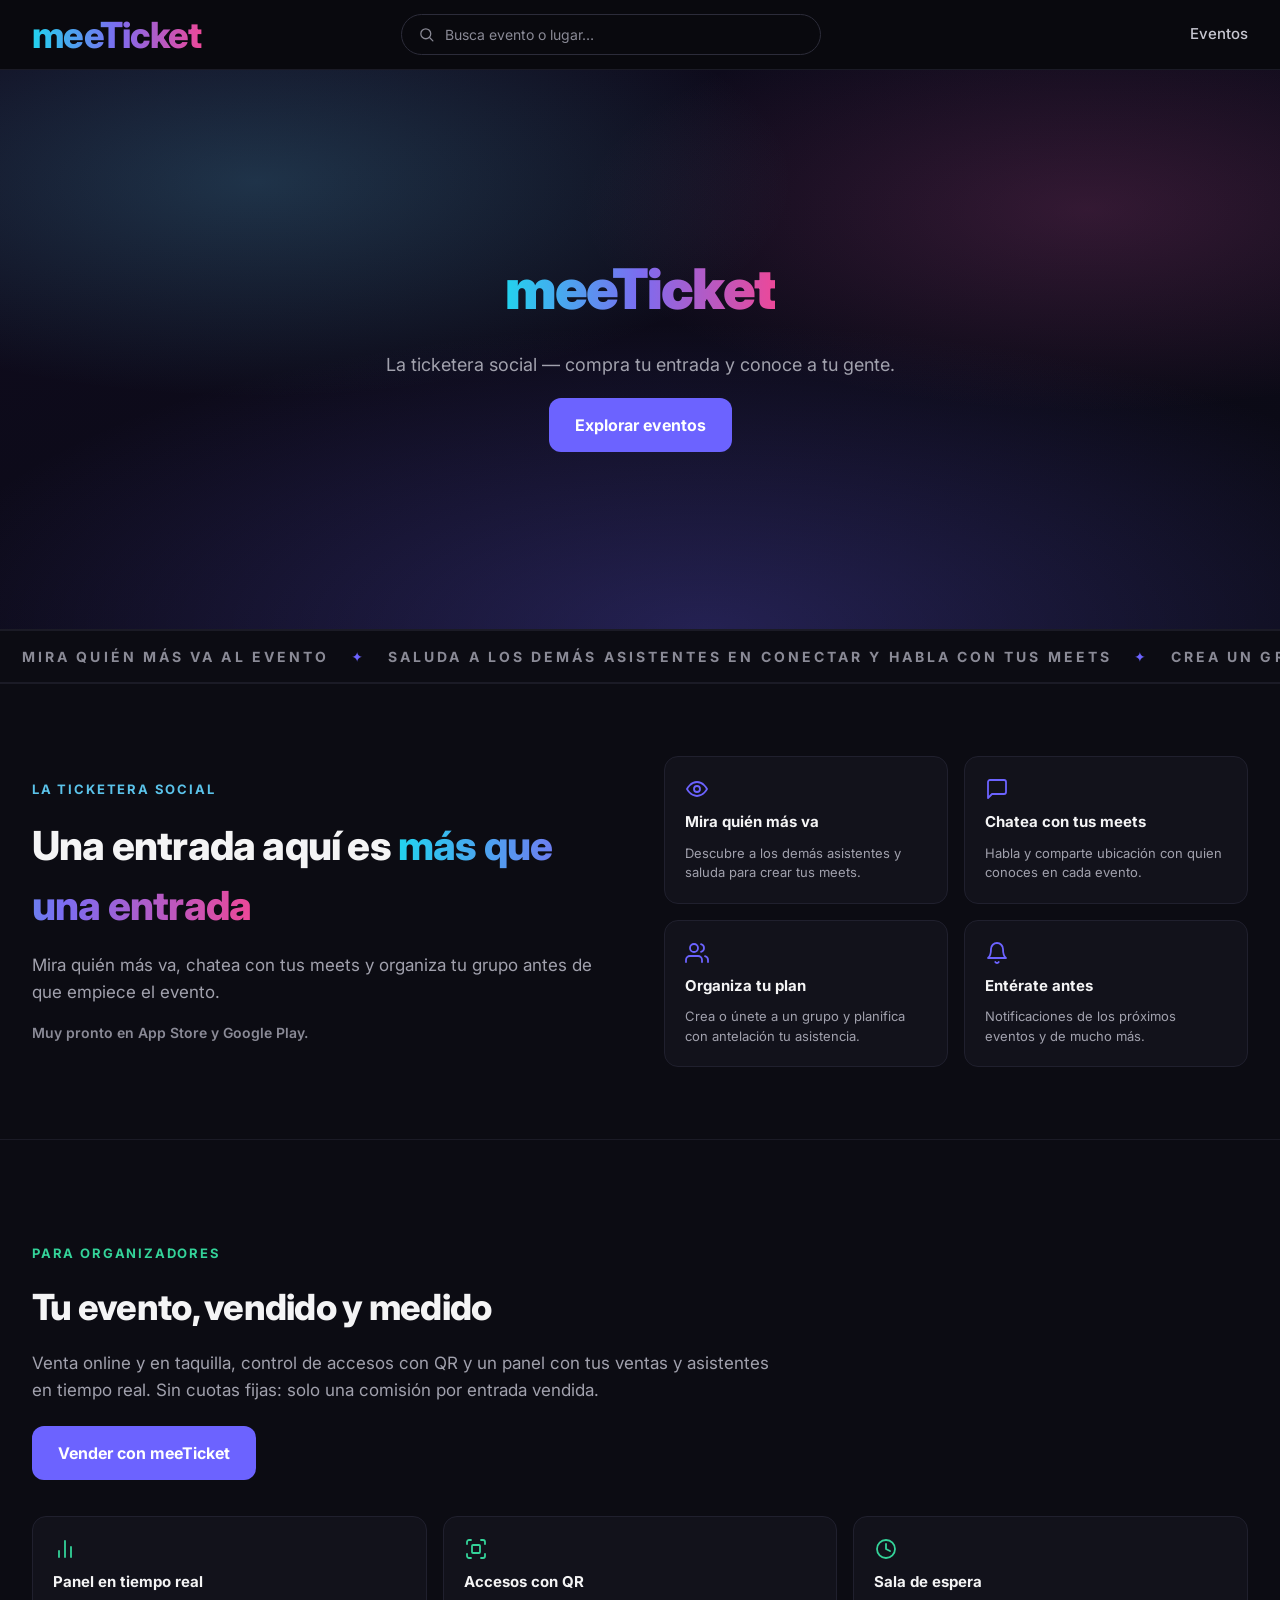
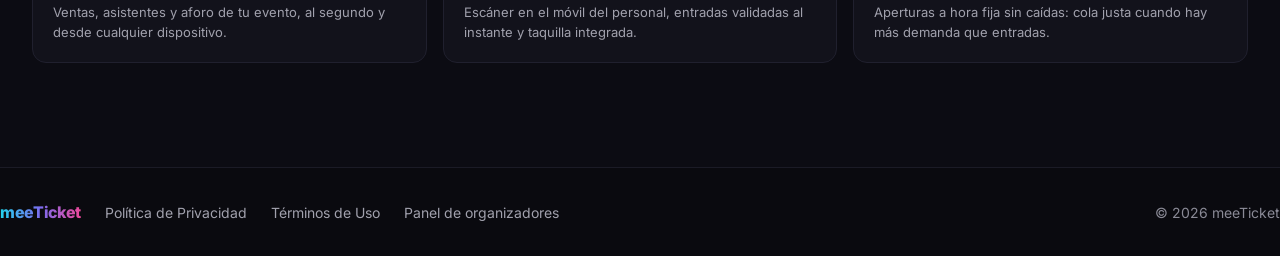
<file: index.html>
<!DOCTYPE html>
<html lang="es">
<head>
  <meta charset="UTF-8">
  <meta name="viewport" content="width=device-width, initial-scale=1.0">
  <title>meeTicket — La ticketera social</title>
  <meta name="description" content="meeTicket es la ticketera social: compra tu entrada, descubre quién más va, chatea con tus meets y organiza tu grupo antes de que empiece el evento.">
  <!-- QUITAR noindex en el lanzamiento -->
  <meta name="robots" content="noindex, nofollow">
  <link rel="icon" type="image/png" sizes="48x48" href="/favicon.png?v=2">
  <link rel="apple-touch-icon" sizes="180x180" href="/apple-touch-icon.png?v=2">

  <meta property="og:type" content="website">
  <meta property="og:title" content="meeTicket — La ticketera social">
  <meta property="og:description" content="Compra tu entrada y conoce a tu gente. La venta de entradas con una capa social encima.">
  <meta property="og:url" content="https://meeticket.app/">
  <meta property="og:image" content="https://meeticket.app/icon-512.png?v=2">

  <link rel="preconnect" href="https://fonts.googleapis.com">
  <link rel="preconnect" href="https://fonts.gstatic.com" crossorigin>
  <link href="https://fonts.googleapis.com/css2?family=Inter:wght@400;500;600;700;800;900&display=swap" rel="stylesheet">
  <link rel="preconnect" href="https://api.meeticket.app">
  <link rel="preconnect" href="https://cdn.meeticket.app">

  <style>
    :root {
      --bg:#0a0a0f; --band:#0c0c13; --card:#12121b;
      --border1:#1b1b26; --border2:#20202e; --border3:#2c2c3a;
      --text:#f4f4f5; --muted:#a1a1ad; --muted2:#8a8a96; --link:#c7c7d1;
      --accent:#6c63ff; --magenta:#d0529d; --azul:#5bc3ea; --ok:#34d399; --fecha:#b8a6e8;
    }
    *, *::before, *::after { box-sizing: border-box; }
    html { -webkit-text-size-adjust: 100%; }
    body { margin: 0; background: var(--bg); color: var(--text); font-family: 'Inter', system-ui, -apple-system, sans-serif; line-height: 1.5; -webkit-font-smoothing: antialiased; }
    h1, h2, h3, p { margin: 0; }
    img, svg { display: block; }
    a { color: var(--link); text-decoration: none; }
    a:hover { color: var(--text); }
    a:focus-visible, button:focus-visible { outline: 2px solid var(--azul); outline-offset: 2px; border-radius: 6px; }
    .wrap { max-width: 1400px; margin: 0 auto; padding: 0 32px; }
    /* Gradiente EXACTO del Panel (apps/dashboard globals.css .wordmark), literal y desacoplado de --accent
       (el stop central del wordmark #7c6cf0 ≠ el índigo del botón #6c63ff). */
    .wordmark { background: linear-gradient(to right, #22d3ee, #7c6cf0, #ec4899); -webkit-background-clip: text; background-clip: text; color: transparent; }
    .icon { width: 24px; height: 24px; stroke: currentColor; fill: none; stroke-width: 1.8; stroke-linecap: round; stroke-linejoin: round; }

    /* ── NAV ── */
    .nav { border-bottom: 1px solid var(--border1); position: sticky; top: 0; z-index: 40; background: rgba(10,10,15,0.85); backdrop-filter: blur(10px); }
    /* Longhand: no pisa el 'padding: 0 32px' del .wrap → el nav comparte el borde del contenido con las secciones
       (Eventos alinea con el borde derecho de la parrilla). */
    .nav-inner { display: flex; align-items: center; padding-top: 14px; padding-bottom: 14px; }
    /* La zona izquierda se extiende EXACTAMENTE hasta el buscador (flex:1, sin gap entre medias) y centra el
       wordmark geométricamente dentro (justify-content:center) → distancias izq/dcha iguales. nav-spacer (mismo
       flex:1) empuja "Eventos" al borde derecho del contenedor. line-height:1 = barra compacta. */
    .nav-left { flex: 1 1 0; display: flex; justify-content: flex-start; min-width: 0; }
    .nav-spacer { flex: 1 1 0; }
    .brand { font-size: 36px; font-weight: 800; letter-spacing: -0.02em; line-height: 1; white-space: nowrap; }
    .nav-search { flex: 0 1 420px; display: flex; align-items: center; gap: 10px; border: 1px solid var(--border3); border-radius: 999px; padding: 9px 16px; color: var(--muted2); font-size: 14px; }
    .nav-search:hover { border-color: var(--muted); color: var(--muted); }
    .nav-search .icon { width: 17px; height: 17px; }
    .nav-links { display: flex; align-items: center; gap: 22px; }
    .nav-links a { font-weight: 500; font-size: 15px; }
    .btn-panel { color: var(--text); border: 1px solid var(--border3); border-radius: 10px; padding: 9px 16px; font-weight: 600; font-size: 15px; white-space: nowrap; transition: background .25s ease, border-color .25s ease; }
    .btn-panel:hover { border-color: var(--muted); }

    /* ── HERO CARTELERA ── */
    .cartelera { position: relative; height: 560px; overflow: hidden; background: var(--bg); border-bottom: 1px solid var(--border1); }
    /* Fallback de marca (capa base): se ve mientras carga y si la API falla/vacía */
    .hero-fallback { position: absolute; inset: 0; z-index: 0; display: flex; flex-direction: column; align-items: center; justify-content: center; gap: 20px; text-align: center; padding: 24px;
      background: radial-gradient(60% 55% at 20% 20%, rgba(91,195,234,0.22), transparent 70%), radial-gradient(55% 50% at 85% 25%, rgba(208,82,157,0.20), transparent 72%), radial-gradient(80% 70% at 55% 100%, rgba(108,99,255,0.26), transparent 78%), linear-gradient(160deg, #0f0b1e, #0a0a14); }
    .hero-fallback .fb-word { font-size: 56px; font-weight: 900; letter-spacing: -0.03em; }
    .hero-fallback .fb-sub { color: var(--muted); font-size: 18px; }
    .btn-primary { background: var(--accent); color: #fff; font-weight: 700; font-size: 16px; border-radius: 12px; padding: 15px 26px; display: inline-block; transition: transform .25s ease, background .25s ease, filter .25s ease; }
    .btn-primary:hover { background: #5a52e0; color: #fff; }

    .carousel { position: absolute; inset: 0; z-index: 1; }
    .carousel[hidden] { display: none; }
    .slide { position: absolute; inset: 0; opacity: 0; transition: opacity .6s ease; pointer-events: none; background-size: cover; background-position: center; }
    .slide.active { opacity: 1; pointer-events: auto; }
    /* Legibilidad PRINCIPAL desde abajo; apoyo lateral izquierdo suave (máx 0.45, muere antes del 50%). */
    .slide::after { content: ""; position: absolute; inset: 0; background: linear-gradient(0deg, rgba(6,5,12,0.92) 0%, rgba(6,5,12,0.35) 40%, transparent 65%), linear-gradient(90deg, rgba(6,5,12,0.45) 0%, transparent 48%); }
    .slide-inner { position: absolute; inset: 0; z-index: 1; display: flex; align-items: flex-end; }
    .slide-content { max-width: 1400px; margin: 0 auto; padding: 0 32px 64px; width: 100%; display: flex; flex-direction: column; gap: 16px; }
    .slide-badge { align-self: flex-start; font-size: 11px; font-weight: 700; letter-spacing: 0.16em; color: var(--azul); border: 1px solid rgba(91,195,234,0.4); border-radius: 999px; padding: 5px 12px; }
    .slide-meta { font-size: 13px; font-weight: 600; letter-spacing: 0.1em; color: var(--muted); text-transform: uppercase; }
    .slide-title { font-size: 72px; line-height: 1.02; font-weight: 900; letter-spacing: -0.03em; max-width: 16ch; text-shadow: 0 2px 18px rgba(0,0,0,0.45); }
    .slide-meta { text-shadow: 0 1px 10px rgba(0,0,0,0.45); }
    .slide-cta { align-self: flex-start; margin-top: 6px; }
    .slide-cta.free { background: var(--ok); color: #05261a; }
    .slide-cta.free:hover { background: #2fbd89; color: #05261a; }

    .car-arrow { position: absolute; top: 50%; transform: translateY(-50%); z-index: 3; width: 44px; height: 44px; border-radius: 999px; border: 1px solid var(--border3); background: rgba(10,10,15,0.5); color: var(--text); display: flex; align-items: center; justify-content: center; cursor: pointer; backdrop-filter: blur(4px); }
    .car-arrow:hover { background: rgba(10,10,15,0.8); border-color: var(--muted); }
    .car-prev { left: 20px; } .car-next { right: 20px; }
    .car-dots { position: absolute; bottom: 22px; left: 0; right: 0; z-index: 3; display: flex; gap: 8px; justify-content: center; }
    .car-dot { width: 8px; height: 8px; border-radius: 999px; border: none; background: rgba(255,255,255,0.3); cursor: pointer; padding: 0; }
    .car-dot.active { background: var(--accent); width: 22px; }

    /* ── PRÓXIMOS EVENTOS ── */
    .section { border-top: 1px solid var(--border1); }
    /* SOLO vertical en longhand: así NO pisa el 'padding: 0 32px' del .wrap en el mismo elemento (el shorthand lo
       anulaba y el contenido quedaba a 0 de la izquierda, descuadrado con el título del hero). */
    .section-pad { padding-top: 72px; padding-bottom: 72px; }
    /* Título rozando el borde inferior del nav al aterrizar en #eventos (único ancla del nav). --nav-h = altura real (JS). */
    #eventos { scroll-margin-top: var(--nav-h, 64px); }
    #organizadores .section-pad { padding-top: 104px; padding-bottom: 104px; }
    .section-head { display: flex; flex-direction: column; gap: 10px; margin-bottom: 28px; }
    h2 { font-size: 36px; font-weight: 800; letter-spacing: -0.02em; }
    .section-sub { font-size: 17px; color: var(--muted); }
    .chips-row { display: flex; flex-wrap: wrap; gap: 10px; margin-bottom: 28px; }
    .chip { border: 1px solid var(--border3); background: transparent; color: var(--muted); border-radius: 999px; padding: 8px 16px; font-size: 14px; font-weight: 600; cursor: pointer; font-family: inherit; transition: border-color .2s, color .2s, background .2s; }
    .chip:hover { border-color: var(--muted); color: var(--text); }
    .chip.active { border-color: var(--accent); background: #1b1430; color: #d6c9f5; }
    /* Parrilla adaptativa por recuento: una capa flex-wrap; las columnas de cada "fila" las marca la clase del JS
       (c2/c3/c4). Como las clases suman 100% por fila, las filas quedan SIEMPRE llenas. Máximo 4 por fila. */
    .grid { display: flex; flex-wrap: wrap; gap: 20px; align-items: stretch; }
    .ev-card { background: var(--card); border: 1px solid var(--border2); border-radius: 16px; overflow: hidden; display: flex; flex-direction: column; color: var(--text); flex: 1 1 auto; transition: transform .25s ease, border-color .25s ease, box-shadow .25s ease; }
    .ev-card:hover { color: var(--text); }
    .ev-card.c2 { flex-basis: calc((100% - 20px) / 2); }
    .ev-card.c3 { flex-basis: calc((100% - 40px) / 3); }
    .ev-card.c4 { flex-basis: calc((100% - 60px) / 4); }
    .ev-card.c2 .ev-cover { height: 240px; }
    .ev-card.c3 .ev-cover { height: 200px; }
    .ev-card.c4 .ev-cover { height: 170px; }
    .ev-cover { width: 100%; object-fit: cover; background: #15151f; }
    .ev-body { padding: 16px; display: flex; flex-direction: column; gap: 6px; flex: 1 1 auto; }
    .ev-date { font-size: 12px; font-weight: 700; letter-spacing: 0.08em; color: var(--fecha); text-transform: uppercase; }
    .ev-title { font-size: 17px; font-weight: 700; line-height: 1.25; display: -webkit-box; -webkit-line-clamp: 2; line-clamp: 2; -webkit-box-orient: vertical; overflow: hidden; }
    .ev-venue { font-size: 13px; color: var(--muted); display: -webkit-box; -webkit-line-clamp: 2; line-clamp: 2; -webkit-box-orient: vertical; overflow: hidden; }
    .ev-price { font-size: 14px; font-weight: 700; color: var(--accent); margin-top: auto; padding-top: 10px; }
    .ev-price.free { color: var(--ok); }
    /* Tarjeta HERO (1 solo evento): imagen a sangre + texto superpuesto abajo-izquierda. */
    .ev-hero { position: relative; display: block; width: 100%; height: 420px; border-radius: 16px; overflow: hidden; border: 1px solid var(--border2); color: var(--text); transition: border-color .25s ease, box-shadow .25s ease; }
    .ev-hero img { position: absolute; inset: 0; width: 100%; height: 100%; object-fit: cover; background: #15151f; }
    .ev-hero::after { content: ""; position: absolute; inset: 0; background: linear-gradient(0deg, rgba(6,5,12,0.9) 0%, rgba(6,5,12,0.3) 40%, transparent 65%), linear-gradient(90deg, rgba(6,5,12,0.5) 0%, transparent 50%); }
    .ev-hero-body { position: absolute; left: 0; right: 0; bottom: 0; z-index: 1; padding: 28px; display: flex; flex-direction: column; gap: 8px; max-width: 70ch; }
    .eh-date { font-size: 13px; font-weight: 700; letter-spacing: 0.1em; text-transform: uppercase; color: var(--fecha); text-shadow: 0 1px 10px rgba(0,0,0,0.5); }
    .eh-title { font-size: 48px; font-weight: 900; line-height: 1.05; letter-spacing: -0.02em; text-shadow: 0 2px 18px rgba(0,0,0,0.5); }
    .eh-venue { font-size: 14px; color: var(--muted); }
    .eh-price { font-size: 16px; font-weight: 700; color: var(--accent); margin-top: 2px; }
    .eh-price.free { color: var(--ok); }
    .ver-todos { display: flex; justify-content: center; margin-top: 40px; }
    .ver-todos a { color: var(--link); font-weight: 600; border: 1px solid var(--border3); border-radius: 12px; padding: 13px 24px; transition: border-color .25s, color .25s; }
    .ver-todos a:hover { border-color: var(--accent); color: var(--text); }
    /* esqueleto de carga */
    .sk { position: relative; overflow: hidden; background: #15151f; }
    .sk::after { content: ""; position: absolute; inset: 0; background: linear-gradient(90deg, transparent, rgba(255,255,255,0.05), transparent); transform: translateX(-100%); }
    .ev-card.sk-card { pointer-events: none; }
    .ev-card.sk-card .ev-cover { }
    .sk-line { height: 12px; border-radius: 6px; background: #1c1c28; }

    /* ── MARQUEE ── */
    .marquee { overflow: hidden; border-top: 1px solid var(--border1); border-bottom: 1px solid var(--border1); background: var(--band); padding: 15px 0; }
    .marquee-track { display: flex; width: max-content; will-change: transform; }
    .marquee-group { display: inline-flex; align-items: center; white-space: nowrap; font-size: 14px; font-weight: 700; letter-spacing: 0.22em; text-transform: uppercase; color: var(--muted2); }
    .marquee-group span { padding: 0 22px; }
    .marquee-group b { color: var(--accent); font-weight: 700; }

    /* ── CAPA SOCIAL compacta ── */
    .band { background: var(--band); border-top: 1px solid var(--border1); }
    .social2 { display: grid; grid-template-columns: 1fr 1fr; gap: 48px; align-items: center; }
    .kicker { font-size: 13px; font-weight: 700; letter-spacing: 0.14em; }
    .kicker.azul { color: var(--azul); }
    .kicker.verde { color: var(--ok); }
    .social2-left { display: flex; flex-direction: column; gap: 16px; }
    .social2-left h2 { font-size: 40px; }
    .social2-left p { color: var(--muted); font-size: 17px; line-height: 1.6; }
    .soon-inline { color: var(--muted2); font-size: 14px; font-weight: 600; }
    .mini-grid { display: grid; grid-template-columns: 1fr 1fr; gap: 16px; }
    .mini-card { background: var(--card); border: 1px solid var(--border2); border-radius: 14px; padding: 20px; display: flex; flex-direction: column; gap: 10px; transition: transform .25s ease, border-color .25s ease, box-shadow .25s ease; }
    .mini-card .icon { color: var(--accent); width: 24px; height: 24px; }
    .mini-card h3 { font-size: 15px; font-weight: 700; }
    .mini-card p { font-size: 13px; color: var(--muted); line-height: 1.5; }

    /* ── ORGANIZADORES compacto ── */
    .org2 { display: flex; flex-direction: column; gap: 16px; max-width: 760px; }
    .org2 h2 { font-size: 36px; }
    .org2 p { color: var(--muted); font-size: 17px; line-height: 1.6; }
    .org-mini { display: grid; grid-template-columns: repeat(3, 1fr); gap: 16px; margin-top: 36px; }
    .org-mini .mini-card .icon { color: var(--ok); }
    .org2-btns { display: flex; gap: 14px; flex-wrap: wrap; margin-top: 6px; }
    .btn-light { background: var(--text); color: var(--bg); font-weight: 700; border-radius: 12px; padding: 14px 24px; font-size: 16px; transition: transform .25s ease, background .25s ease; }
    .btn-light:hover { background: #fff; color: var(--bg); }
    .btn-ghost { border: 1px solid var(--border3); color: var(--text); font-weight: 700; border-radius: 12px; padding: 14px 24px; font-size: 16px; transition: border-color .25s ease; }
    .btn-ghost:hover { border-color: var(--accent); color: var(--text); }

    /* ── FOOTER ── */
    .footer { border-top: 1px solid var(--border1); }
    .footer-inner { display: flex; align-items: center; gap: 24px; flex-wrap: wrap; padding: 32px 0; font-size: 14px; }
    .footer .brand-sm { font-size: 16px; font-weight: 800; letter-spacing: -0.02em; }
    .footer a { color: var(--muted); }
    .footer a:hover { color: var(--text); }
    .footer-copy { color: var(--muted2); margin-left: auto; }

    /* ── MOTION (todo bajo prefers-reduced-motion: no-preference) ── */
    @media (prefers-reduced-motion: no-preference) {
      html { scroll-behavior: smooth; }
      /* Fallback lento (~90s con este texto); el JS ajusta a ~40px/s según el ancho real. */
      .marquee-track { animation: marquee 90s linear infinite; }
      .reveal { opacity: 0; transform: translateY(24px); transition: opacity .6s ease-out, transform .6s ease-out; }
      .reveal.visible { opacity: 1; transform: none; }
      .ev-card:hover, .mini-card:hover { transform: translateY(-4px); border-color: var(--accent); box-shadow: 0 12px 30px rgba(108,99,255,0.13); }
      .btn-primary:hover, .btn-light:hover { transform: scale(1.02); }
      .sk::after { animation: shimmer 1.3s infinite; }
    }
    /* feedback sin desplazamiento aun con reduced-motion */
    .ev-card:hover, .mini-card:hover { border-color: var(--accent); }
    @keyframes marquee { from { transform: translateX(0); } to { transform: translateX(-50%); } }
    @keyframes shimmer { to { transform: translateX(100%); } }

    /* ── RESPONSIVE ── */
    @media (max-width: 900px) {
      /* Los patrones por recuento solo aplican >900; aquí TODO a 2 columnas (el hero de 1 evento sigue a ancho completo). */
      .ev-card.c2, .ev-card.c3, .ev-card.c4 { flex-basis: calc((100% - 20px) / 2); }
      .ev-card.c2 .ev-cover, .ev-card.c3 .ev-cover, .ev-card.c4 .ev-cover { height: 200px; }
      .social2 { grid-template-columns: 1fr; gap: 32px; }
      .slide-title { font-size: 52px; }
    }
    @media (max-width: 700px) {
      .nav-search { display: none; }
      .nav-spacer { display: none; }
      .cartelera { height: 420px; }
      .slide-title { font-size: 40px; }
      .slide-content { padding: 0 20px 52px; }
      .car-arrow { display: none; }
      .ev-hero { height: 300px; }
      .eh-title { font-size: 32px; }
    }
    @media (max-width: 600px) {
      .wrap { padding: 0 20px; }
      .nav-links { display: none; }
      h2 { font-size: 28px; }
      .social2-left h2 { font-size: 30px; }
      .section-pad { padding-top: 52px; padding-bottom: 52px; }
      .ev-card.c2, .ev-card.c3, .ev-card.c4 { flex-basis: 100%; }
      .mini-grid { grid-template-columns: 1fr; }
      .org-mini { grid-template-columns: 1fr; }
      .footer-copy { margin-left: 0; width: 100%; }
    }
  </style>
</head>
<body>

  <!-- NAV -->
  <nav class="nav">
    <div class="wrap nav-inner">
      <div class="nav-left"><span class="brand wordmark">meeTicket</span></div>
      <a class="nav-search" href="https://panel.meeticket.app/eventos">
        <svg class="icon" viewBox="0 0 24 24" aria-hidden="true"><circle cx="11" cy="11" r="7"></circle><line x1="21" y1="21" x2="16.65" y2="16.65"></line></svg>
        Busca evento o lugar…
      </a>
      <span class="nav-spacer" aria-hidden="true"></span>
      <div class="nav-links">
        <a href="#eventos">Eventos</a>
      </div>
    </div>
  </nav>

  <!-- HERO CARTELERA -->
  <header class="cartelera" id="hero">
    <div class="hero-fallback" id="heroFallback">
      <div class="fb-word wordmark">meeTicket</div>
      <div class="fb-sub">La ticketera social — compra tu entrada y conoce a tu gente.</div>
      <a class="btn-primary" href="https://panel.meeticket.app/eventos">Explorar eventos</a>
    </div>
    <div class="carousel" id="carousel" hidden aria-label="Eventos destacados">
      <div id="slides"></div>
      <button class="car-arrow car-prev" id="carPrev" type="button" aria-label="Anterior">
        <svg class="icon" viewBox="0 0 24 24" aria-hidden="true"><polyline points="15 18 9 12 15 6"></polyline></svg>
      </button>
      <button class="car-arrow car-next" id="carNext" type="button" aria-label="Siguiente">
        <svg class="icon" viewBox="0 0 24 24" aria-hidden="true"><polyline points="9 18 15 12 9 6"></polyline></svg>
      </button>
      <div class="car-dots" id="carDots"></div>
    </div>
  </header>

  <!-- PRÓXIMOS EVENTOS -->
  <section class="section" id="eventos">
    <div class="wrap section-pad">
      <div class="section-head reveal">
        <h2>Próximos eventos</h2>
        <p class="section-sub">La cartelera, en vivo — entradas a la venta ahora mismo.</p>
      </div>
      <div class="chips-row" id="chips" hidden></div>
      <div class="grid" id="grid" aria-busy="true"></div>
      <div class="ver-todos reveal">
        <a href="https://panel.meeticket.app/eventos">Ver todos los eventos →</a>
      </div>
    </div>
  </section>

  <!-- MARQUEE -->
  <div class="marquee" aria-hidden="true">
    <div class="marquee-track">
      <div class="marquee-group"><span>Mira quién más va al evento</span><b>✦</b><span>Saluda a los demás asistentes en Conectar y habla con tus meets</span><b>✦</b><span>Crea un grupo o únete a él y organiza tu plan</span><b>✦</b><span>Activa tus notificaciones y entérate de tus próximos eventos</span><b>✦</b><span>Tu entrada o tu confirmación de asistencia es la llave de la capa social</span><b>✦</b><span>Únete a la lista de espera si se agotan las entradas</span><b>✦</b></div>
      <div class="marquee-group"><span>Mira quién más va al evento</span><b>✦</b><span>Saluda a los demás asistentes en Conectar y habla con tus meets</span><b>✦</b><span>Crea un grupo o únete a él y organiza tu plan</span><b>✦</b><span>Activa tus notificaciones y entérate de tus próximos eventos</span><b>✦</b><span>Tu entrada o tu confirmación de asistencia es la llave de la capa social</span><b>✦</b><span>Únete a la lista de espera si se agotan las entradas</span><b>✦</b></div>
    </div>
  </div>

  <!-- CAPA SOCIAL (compacta) -->
  <section class="band" id="social">
    <div class="wrap section-pad">
      <div class="social2">
        <div class="social2-left reveal">
          <span class="kicker azul">LA TICKETERA SOCIAL</span>
          <h2>Una entrada aquí es <span class="wordmark">más que una entrada</span></h2>
          <p>Mira quién más va, chatea con tus meets y organiza tu grupo antes de que empiece el evento.</p>
          <span class="soon-inline">Muy pronto en App Store y Google Play.</span>
        </div>
        <div class="mini-grid">
          <article class="mini-card reveal">
            <svg class="icon" viewBox="0 0 24 24" aria-hidden="true"><path d="M2 12s3.5-7 10-7 10 7 10 7-3.5 7-10 7-10-7-10-7z"></path><circle cx="12" cy="12" r="3"></circle></svg>
            <h3>Mira quién más va</h3>
            <p>Descubre a los demás asistentes y saluda para crear tus meets.</p>
          </article>
          <article class="mini-card reveal">
            <svg class="icon" viewBox="0 0 24 24" aria-hidden="true"><path d="M21 15a2 2 0 0 1-2 2H7l-4 4V5a2 2 0 0 1 2-2h14a2 2 0 0 1 2 2z"></path></svg>
            <h3>Chatea con tus meets</h3>
            <p>Habla y comparte ubicación con quien conoces en cada evento.</p>
          </article>
          <article class="mini-card reveal">
            <svg class="icon" viewBox="0 0 24 24" aria-hidden="true"><path d="M17 21v-2a4 4 0 0 0-4-4H5a4 4 0 0 0-4 4v2"></path><circle cx="9" cy="7" r="4"></circle><path d="M23 21v-2a4 4 0 0 0-3-3.87"></path><path d="M16 3.13a4 4 0 0 1 0 7.75"></path></svg>
            <h3>Organiza tu plan</h3>
            <p>Crea o únete a un grupo y planifica con antelación tu asistencia.</p>
          </article>
          <article class="mini-card reveal">
            <svg class="icon" viewBox="0 0 24 24" aria-hidden="true"><path d="M18 8a6 6 0 0 0-12 0c0 7-3 9-3 9h18s-3-2-3-9"></path><path d="M13.73 21a2 2 0 0 1-3.46 0"></path></svg>
            <h3>Entérate antes</h3>
            <p>Notificaciones de los próximos eventos y de mucho más.</p>
          </article>
        </div>
      </div>
    </div>
  </section>

  <!-- ORGANIZADORES (compacto, banda con presencia) -->
  <section class="band" id="organizadores">
    <div class="wrap section-pad">
      <div class="org2 reveal">
        <span class="kicker verde">PARA ORGANIZADORES</span>
        <h2>Tu evento, vendido y medido</h2>
        <p>Venta online y en taquilla, control de accesos con QR y un panel con tus ventas y asistentes en tiempo real. Sin cuotas fijas: solo una comisión por entrada vendida.</p>
        <div class="org2-btns">
          <a class="btn-primary" href="mailto:soporte@meeticket.app?subject=Quiero%20vender%20con%20meeTicket">Vender con meeTicket</a>
        </div>
      </div>
      <div class="org-mini">
        <article class="mini-card reveal">
          <svg class="icon" viewBox="0 0 24 24" aria-hidden="true"><line x1="18" y1="20" x2="18" y2="10"></line><line x1="12" y1="20" x2="12" y2="4"></line><line x1="6" y1="20" x2="6" y2="14"></line></svg>
          <h3>Panel en tiempo real</h3>
          <p>Ventas, asistentes y aforo de tu evento, al segundo y desde cualquier dispositivo.</p>
        </article>
        <article class="mini-card reveal">
          <svg class="icon" viewBox="0 0 24 24" aria-hidden="true"><path d="M3 7V5a2 2 0 0 1 2-2h2"></path><path d="M17 3h2a2 2 0 0 1 2 2v2"></path><path d="M21 17v2a2 2 0 0 1-2 2h-2"></path><path d="M7 21H5a2 2 0 0 1-2-2v-2"></path><rect x="8" y="8" width="8" height="8" rx="1"></rect></svg>
          <h3>Accesos con QR</h3>
          <p>Escáner en el móvil del personal, entradas validadas al instante y taquilla integrada.</p>
        </article>
        <article class="mini-card reveal">
          <svg class="icon" viewBox="0 0 24 24" aria-hidden="true"><circle cx="12" cy="12" r="9"></circle><polyline points="12 7 12 12 16 14"></polyline></svg>
          <h3>Sala de espera</h3>
          <p>Aperturas a hora fija sin caídas: cola justa cuando hay más demanda que entradas.</p>
        </article>
      </div>
    </div>
  </section>

  <!-- FOOTER -->
  <footer class="footer">
    <div class="wrap footer-inner">
      <span class="brand-sm wordmark">meeTicket</span>
      <a href="/privacy">Política de Privacidad</a>
      <a href="/terms">Términos de Uso</a>
      <a href="https://panel.meeticket.app/login">Panel de organizadores</a>
      <span class="footer-copy">© 2026 meeTicket</span>
    </div>
  </footer>

  <script>
    (function () {
      var API = 'https://api.meeticket.app';
      var STORE = 'https://panel.meeticket.app';
      var reduce = window.matchMedia('(prefers-reduced-motion: reduce)').matches;
      var el = function (id) { return document.getElementById(id); };

      // Altura REAL del nav sticky → --nav-h (scroll-margin-top de las secciones ancladas).
      (function navHeight() {
        var nav = document.querySelector('.nav');
        if (!nav) return;
        function set() { document.documentElement.style.setProperty('--nav-h', nav.offsetHeight + 'px'); }
        set(); window.addEventListener('resize', set);
      })();

      // Marquee a ~40 px/s según el ancho real. El track son 2 copias idénticas y la animación va a -50%,
      // así que recorre el ancho de UNA copia (scrollWidth/2). Se recalcula al cargar la fuente (Inter cambia
      // el ancho). Sin parpadeo: 2 copias exactas, translateX(0→-50%) lineal infinito, will-change:transform.
      (function marqueeSpeed() {
        if (reduce) return;
        var track = document.querySelector('.marquee-track');
        if (!track) return;
        function apply() { var one = track.scrollWidth / 2; if (one > 0) track.style.animationDuration = Math.round(one / 40) + 's'; }
        requestAnimationFrame(apply);
        if (document.fonts && document.fonts.ready) document.fonts.ready.then(apply);
      })();

      // ---- utilidades de datos (todo texto va por textContent; nunca innerHTML con datos de API) ----
      function minPriceCents(ev) {
        var ps = (ev.sections || []).map(function (s) { return s.price; }).filter(function (p) { return typeof p === 'number'; });
        return ps.length ? Math.min.apply(null, ps) : null;
      }
      function euros(cents) {
        return (cents / 100).toLocaleString('es-ES', { minimumFractionDigits: 0, maximumFractionDigits: 2 }) + ' €';
      }
      function isFree(ev) { var m = minPriceCents(ev); return m === 0; }
      function fmtWhen(ev) {
        if (ev.kind === 'PERMANENT') return 'TODO EL AÑO';
        if (!ev.startsAt) return '';
        var d = new Date(ev.startsAt);
        if (isNaN(d.getTime())) return '';
        var tz = { timeZone: 'Atlantic/Canary' };
        var fecha = new Intl.DateTimeFormat('es-ES', Object.assign({ weekday: 'short', day: '2-digit', month: 'short' }, tz)).format(d);
        var hora = new Intl.DateTimeFormat('es-ES', Object.assign({ hour: '2-digit', minute: '2-digit' }, tz)).format(d);
        return (fecha + ' · ' + hora).replace(/\./g, '').toUpperCase();
      }
      function fichaUrl(ev) { return STORE + '/e/' + encodeURIComponent(ev.id); }

      function fetchJSON(url) {
        var ctrl = new AbortController();
        var t = setTimeout(function () { ctrl.abort(); }, 5000);
        return fetch(url, { signal: ctrl.signal, headers: { 'Accept': 'application/json' } })
          .then(function (r) { if (!r.ok) throw new Error('HTTP ' + r.status); return r.json(); })
          .finally(function () { clearTimeout(t); });
      }
      function pickEvents(json) {
        var d = (json && json.data) || {};
        var arr = d.events || (Array.isArray(d) ? d : []) || [];
        return Array.isArray(arr) ? arr : [];
      }

      // ---- HERO CARRUSEL ----
      function buildCarousel(events) {
        var slidesWrap = el('slides'), dotsWrap = el('carDots');
        var list = events.slice(0, 5);
        list.forEach(function (ev, i) {
          var slide = document.createElement('div');
          slide.className = 'slide' + (i === 0 ? ' active' : '');
          var cover = ev.coverImageUrl || ev.thumbnailUrl;
          if (cover) {
            slide.style.backgroundImage = 'url("' + cover.replace(/"/g, '%22') + '")';
            var pre = new Image(); pre.src = cover;   // precarga explícita → la 1ª vuelta entra sin salto
          }
          slide.setAttribute('role', 'group');
          slide.setAttribute('aria-label', ev.title || 'Evento');

          var inner = document.createElement('div'); inner.className = 'slide-inner';
          var content = document.createElement('div'); content.className = 'slide-content';

          var badge = document.createElement('span'); badge.className = 'slide-badge'; badge.textContent = 'DESTACADO';
          var meta = document.createElement('div'); meta.className = 'slide-meta';
          var when = fmtWhen(ev); var venue = (ev.venue && ev.venue.name) ? ev.venue.name : '';
          meta.textContent = [when, venue].filter(Boolean).join(' · ');
          var title = document.createElement('div'); title.className = 'slide-title'; title.textContent = ev.title || '';

          var cta = document.createElement('a'); cta.href = fichaUrl(ev); cta.className = 'btn-primary slide-cta';
          if (isFree(ev)) { cta.className += ' free'; cta.textContent = 'Asistiré — gratis'; }
          else { var m = minPriceCents(ev); cta.textContent = m ? ('Comprar entradas · desde ' + euros(m)) : 'Comprar entradas'; }

          content.appendChild(badge);
          if (meta.textContent) content.appendChild(meta);
          content.appendChild(title);
          content.appendChild(cta);
          inner.appendChild(content); slide.appendChild(inner); slidesWrap.appendChild(slide);

          var dot = document.createElement('button'); dot.type = 'button'; dot.className = 'car-dot' + (i === 0 ? ' active' : '');
          dot.setAttribute('aria-label', 'Ir al evento ' + (i + 1));
          dot.addEventListener('click', function () { go(i, true); });
          dotsWrap.appendChild(dot);
        });

        var slideEls = slidesWrap.querySelectorAll('.slide');
        var dotEls = dotsWrap.querySelectorAll('.car-dot');
        var idx = 0, timer = null, n = slideEls.length;
        function render() {
          slideEls.forEach(function (s, k) { s.classList.toggle('active', k === idx); });
          dotEls.forEach(function (dt, k) { dt.classList.toggle('active', k === idx); });
        }
        function go(i, user) { idx = (i + n) % n; render(); if (user) restart(); }
        function next() { go(idx + 1); }
        function prev() { go(idx - 1); }
        // Guardia: nunca dos intervalos vivos a la vez → evita el avance errático por doble setInterval.
        function start() { if (timer || reduce || n <= 1) return; timer = setInterval(next, 6000); }
        function stop() { if (timer) { clearInterval(timer); timer = null; } }
        function restart() { stop(); start(); }

        el('carNext').addEventListener('click', function () { next(); restart(); });
        el('carPrev').addEventListener('click', function () { prev(); restart(); });
        // Pausa al pasar el ratón SOLO por los controles (flechas + puntos), no por toda la foto:
        // un roce sobre la imagen ya no alarga el slide.
        [el('carPrev'), el('carNext'), dotsWrap].forEach(function (c) {
          c.addEventListener('mouseenter', stop);
          c.addEventListener('mouseleave', start);
        });
        // Pestaña en 2º plano: los setInterval se congelan → parar y re-arrancar limpio al volver,
        // para que no quede un slide "pegado" mucho más que los demás.
        document.addEventListener('visibilitychange', function () { if (document.hidden) stop(); else restart(); });
        if (n <= 1) { el('carPrev').style.display = 'none'; el('carNext').style.display = 'none'; }

        el('carousel').hidden = false;
        start();
      }

      // ---- PARRILLA ----
      var KIND_LABEL = { SINGLE: 'Conciertos', FESTIVAL: 'Festivales', PERMANENT: 'Museos y ocio' };
      var KIND_ORDER = ['SINGLE', 'FESTIVAL', 'PERMANENT'];

      // Patrón de filas por recuento (filas SIEMPRE llenas). >8 se capa a 8.
      var ROWS = { 1: [1], 2: [2], 3: [3], 4: [4], 5: [2, 3], 6: [3, 3], 7: [3, 4], 8: [4, 4] };

      function fillBody(body, ev, pfx) {
        var date = document.createElement('div'); date.className = pfx + 'date'; date.textContent = fmtWhen(ev);
        var title = document.createElement('div'); title.className = pfx + 'title'; title.textContent = ev.title || '';
        var venue = document.createElement('div'); venue.className = pfx + 'venue';
        venue.textContent = (ev.venue && ev.venue.name) ? ev.venue.name : '';
        var price = document.createElement('div');
        if (isFree(ev)) { price.className = pfx + 'price free'; price.textContent = 'Gratis — «Asistiré»'; }
        else { var m = minPriceCents(ev); if (m) { price.className = pfx + 'price'; price.textContent = 'Desde ' + euros(m); } }
        if (date.textContent) body.appendChild(date);
        body.appendChild(title);
        if (venue.textContent) body.appendChild(venue);
        if (price.textContent) body.appendChild(price);
      }

      function card(ev, sizeClass) {
        var a = document.createElement('a'); a.className = 'ev-card ' + sizeClass; a.href = fichaUrl(ev);
        var img = document.createElement('img'); img.className = 'ev-cover'; img.loading = 'lazy'; img.decoding = 'async';
        img.alt = ev.title || 'Evento';
        var cover = ev.coverImageUrl || ev.thumbnailUrl; if (cover) img.src = cover;
        var body = document.createElement('div'); body.className = 'ev-body';
        fillBody(body, ev, 'ev-');
        a.appendChild(img); a.appendChild(body);
        return a;
      }

      // Tarjeta HERO a todo el ancho (1 solo evento): imagen a sangre + texto superpuesto abajo-izquierda.
      function heroCard(ev) {
        var a = document.createElement('a'); a.className = 'ev-hero'; a.href = fichaUrl(ev);
        var img = document.createElement('img'); img.loading = 'lazy'; img.decoding = 'async';
        img.alt = ev.title || 'Evento';
        var cover = ev.coverImageUrl || ev.thumbnailUrl; if (cover) img.src = cover;
        var body = document.createElement('div'); body.className = 'ev-hero-body';
        fillBody(body, ev, 'eh-');
        a.appendChild(img); a.appendChild(body);
        return a;
      }

      // Pinta el patrón por recuento en una sola capa flex-wrap (basis por nº de columnas → filas llenas).
      function layoutGrid(list) {
        var grid = el('grid'); grid.innerHTML = '';
        var n = list.length;
        if (n === 0) return;
        if (n === 1) { grid.appendChild(heroCard(list[0])); return; }
        var pattern = ROWS[n] || [4, 4];
        var i = 0;
        pattern.forEach(function (size) {
          for (var k = 0; k < size && i < list.length; k++, i++) grid.appendChild(card(list[i], 'c' + size));
        });
      }

      function buildGrid(events) {
        el('grid').removeAttribute('aria-busy');
        var list = events.slice(0, 8);
        layoutGrid(list);

        // Chips por kind — solo los que existan. Al filtrar se RE-PINTA el patrón con el subconjunto → filas llenas.
        var kinds = KIND_ORDER.filter(function (k) { return list.some(function (e) { return e.kind === k; }); });
        if (kinds.length > 1) {
          var chips = el('chips'); chips.hidden = false; chips.innerHTML = '';
          function mkChip(val, label, active) {
            var b = document.createElement('button'); b.type = 'button'; b.className = 'chip' + (active ? ' active' : '');
            b.textContent = label;
            b.addEventListener('click', function () {
              chips.querySelectorAll('.chip').forEach(function (c) { c.classList.remove('active'); });
              b.classList.add('active');
              layoutGrid(val === 'all' ? list : list.filter(function (e) { return e.kind === val; }));
            });
            return b;
          }
          chips.appendChild(mkChip('all', 'Todos', true));
          kinds.forEach(function (k) { chips.appendChild(mkChip(k, KIND_LABEL[k])); });
        }
      }

      function skeletonGrid() {
        var grid = el('grid');
        for (var i = 0; i < 8; i++) {
          var c = document.createElement('div'); c.className = 'ev-card c4 sk-card';
          var cov = document.createElement('div'); cov.className = 'ev-cover sk';
          var body = document.createElement('div'); body.className = 'ev-body';
          var l1 = document.createElement('div'); l1.className = 'sk-line sk'; l1.style.width = '40%';
          var l2 = document.createElement('div'); l2.className = 'sk-line sk'; l2.style.width = '80%'; l2.style.height = '16px';
          var l3 = document.createElement('div'); l3.className = 'sk-line sk'; l3.style.width = '55%';
          body.appendChild(l1); body.appendChild(l2); body.appendChild(l3);
          c.appendChild(cov); c.appendChild(body); grid.appendChild(c);
        }
      }
      function hideGrid() {
        var s = el('eventos'); if (s) s.style.display = 'none';
      }

      // ---- arranque ----
      skeletonGrid();
      fetchJSON(API + '/events/featured').then(function (j) {
        var evs = pickEvents(j);
        if (evs.length) buildCarousel(evs); // si no, se queda el hero de marca (fallback)
      }).catch(function () { /* hero de marca */ });

      fetchJSON(API + '/events?limit=12').then(function (j) {
        var evs = pickEvents(j);
        if (evs.length) buildGrid(evs); else hideGrid();
      }).catch(function () { hideGrid(); });

      // ---- scroll reveal (igual que antes; reduced-motion lo neutraliza por CSS) ----
      var reveals = document.querySelectorAll('.reveal');
      if ('IntersectionObserver' in window) {
        reveals.forEach(function (r) {
          var sibs = Array.prototype.filter.call(r.parentElement.children, function (c) { return c.classList.contains('reveal'); });
          var i = sibs.indexOf(r); if (i > 0) r.style.transitionDelay = (i * 80) + 'ms';
        });
        var io = new IntersectionObserver(function (entries) {
          entries.forEach(function (e) { if (e.isIntersecting) { e.target.classList.add('visible'); io.unobserve(e.target); } });
        }, { threshold: 0.15 });
        reveals.forEach(function (r) { io.observe(r); });
      } else {
        reveals.forEach(function (r) { r.classList.add('visible'); });
      }
    })();
  </script>

</body>
</html>
</file>
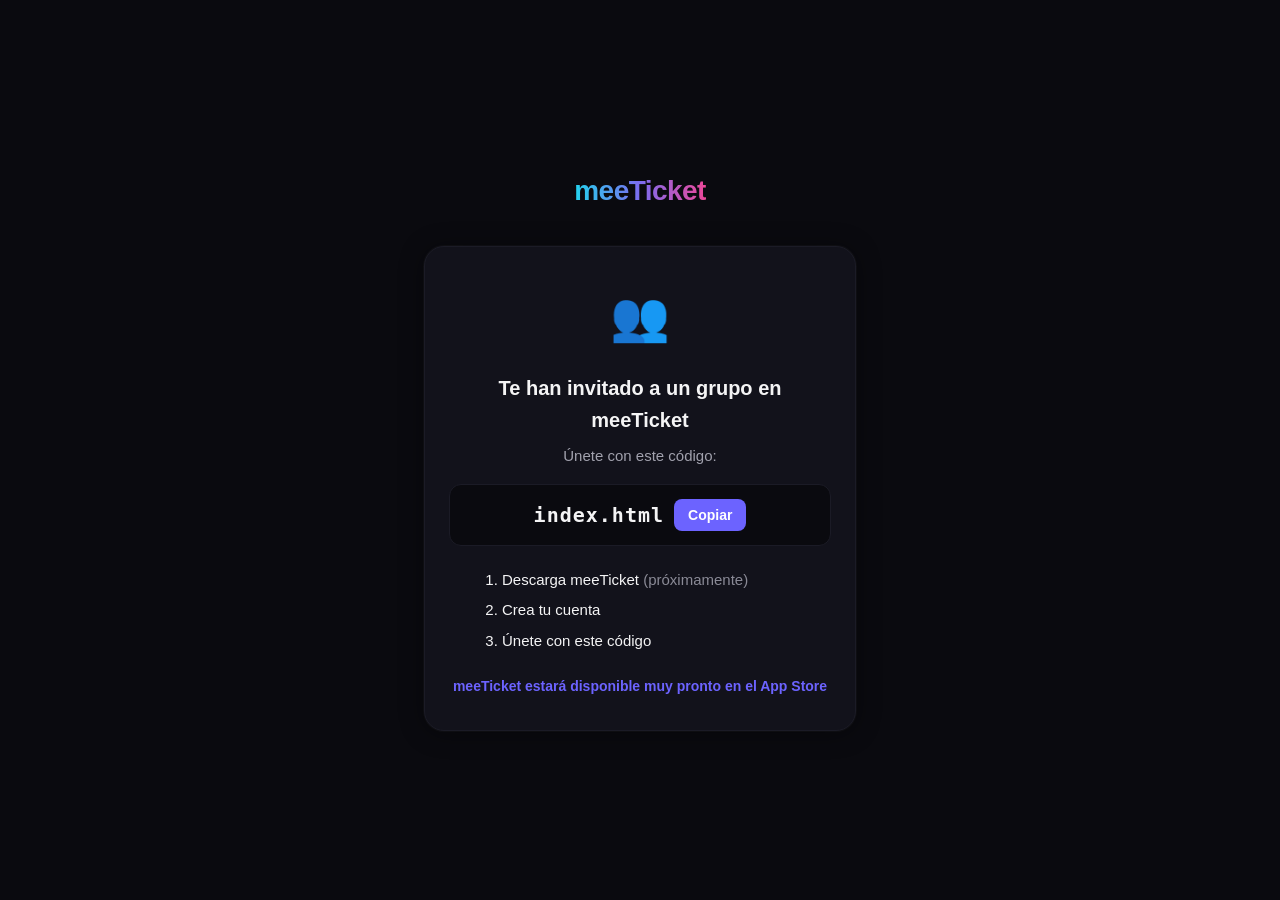
<file: c/index.html>
<!DOCTYPE html>
<html lang="es">
<head>
  <meta charset="UTF-8">
  <meta name="viewport" content="width=device-width, initial-scale=1.0">
  <title>meeTicket</title>
  <link rel="icon" href="/favicon.png">
  <link rel="stylesheet" href="/styles.css">
</head>
<body class="center">
  <!-- Fallback de GitHub Pages: sirve las rutas CON parámetro (/c/<código>, /claim/<token>, /tickets/*,
       /events/*) y el 404 genérico. app.js detecta la ruta y pinta el respaldo correcto. Las bases
       (/c/, /claim/, /tickets, /events/) tienen su propio index.html (200) con el mismo app.js. -->
  <div id="apex-root"></div>
  <noscript>
    <div style="max-width:480px;margin:40px auto;text-align:center;font-family:sans-serif;color:#F0F2F5;background:#0c0e14">
      <strong style="color:#6c63ff">meeTicket</strong>
      <p>Abre este enlace en tu móvil con la app meeTicket instalada. meeTicket estará disponible muy pronto en el App Store.</p>
    </div>
  </noscript>
  <script src="/app.js"></script>
</body>
</html>
</file>
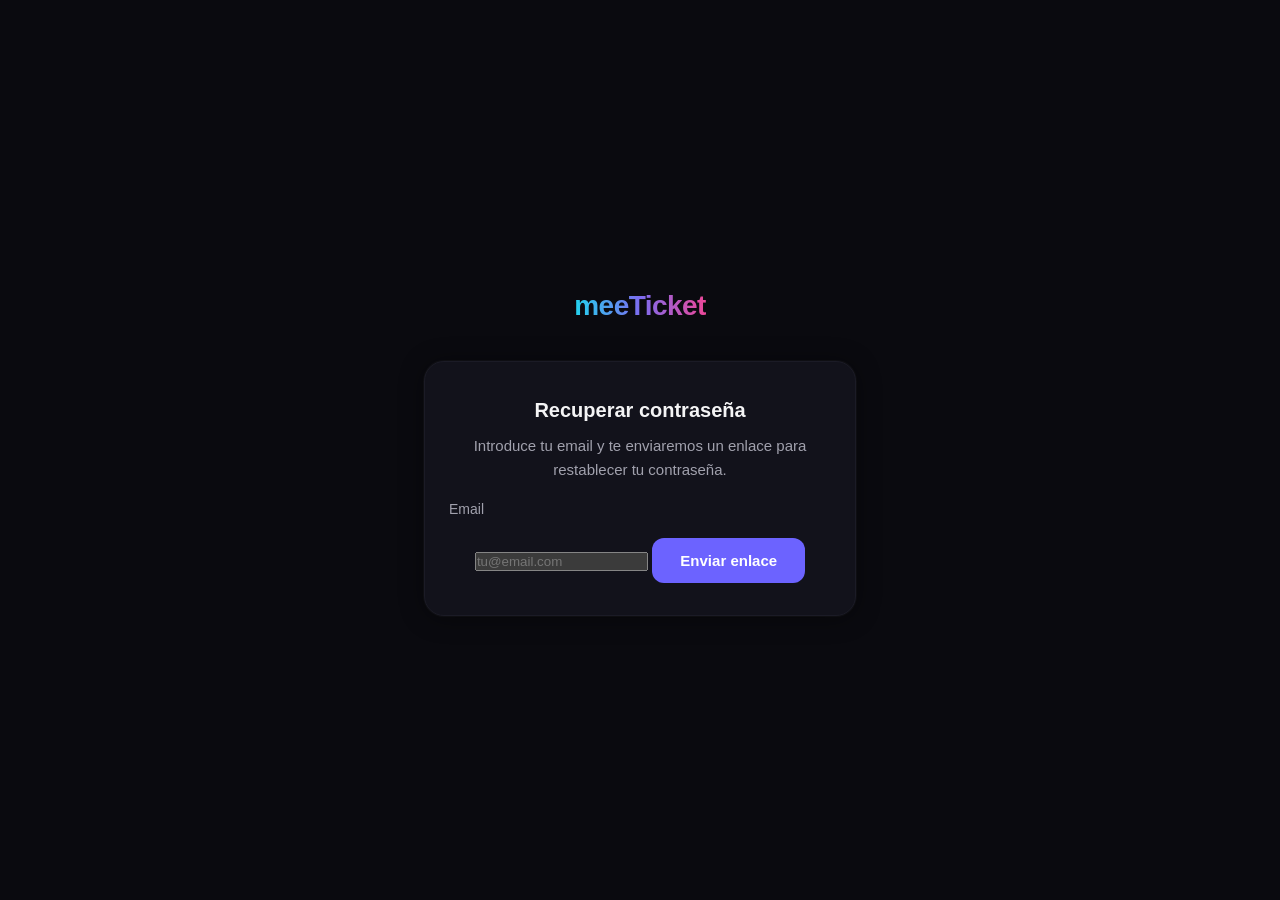
<file: forgot-password/index.html>
<!DOCTYPE html>
<html lang="es">
<head>
  <meta charset="UTF-8">
  <meta name="viewport" content="width=device-width, initial-scale=1.0">
  <title>meeTicket — Recuperar contraseña</title>
  <link rel="icon" href="/favicon.png">
  <link rel="stylesheet" href="/styles.css">
</head>
<body class="center">
  <div class="container">
    <div class="logo">meeTicket</div>
    <div class="card">

      <!-- Form -->
      <div id="state-form">
        <h2>Recuperar contraseña</h2>
        <p>Introduce tu email y te enviaremos un enlace para restablecer tu contraseña.</p>
        <label for="email">Email</label>
        <input type="email" id="email" autocomplete="email" placeholder="tu@email.com" />
        <div id="form-error" class="form-error hidden"></div>
        <button class="btn" id="submit-btn" onclick="submit()">Enviar enlace</button>
      </div>

      <!-- Sending -->
      <div id="state-sending" class="hidden" style="text-align:center;">
        <div class="spinner"></div>
        <h2>Enviando...</h2>
        <p>Un momento.</p>
      </div>

      <!-- Success (respuesta genérica anti-enumeración) -->
      <div id="state-success" class="hidden">
        <div class="icon">&#128231;</div>
        <h2 class="success">Revisa tu email</h2>
        <p>Si el email está registrado, recibirás un enlace para restablecer tu contraseña. El enlace caduca en 60 minutos.</p>
        <p style="font-size:13px;color:var(--text-3);">¿No lo ves? Revisa la carpeta de spam.</p>
      </div>

    </div>
  </div>

  <script>
    var API = 'https://api.meeticket.app';
    var states = ['state-form', 'state-sending', 'state-success'];
    function show(id) {
      states.forEach(function (s) { document.getElementById(s).classList.add('hidden'); });
      document.getElementById(id).classList.remove('hidden');
    }

    var emailInput = document.getElementById('email');

    async function submit() {
      var formError = document.getElementById('form-error');
      formError.classList.add('hidden');
      var email = (emailInput.value || '').trim().toLowerCase();
      if (!email || email.indexOf('@') === -1) {
        formError.textContent = 'Introduce un email válido.';
        formError.classList.remove('hidden');
        return;
      }
      show('state-sending');
      try {
        await fetch(API + '/auth/forgot-password', {
          method: 'POST',
          headers: { 'Content-Type': 'application/json' },
          body: JSON.stringify({ email: email })
        });
        // Respuesta SIEMPRE genérica (anti-enumeración): pase lo que pase, mostramos "revisa tu email".
        show('state-success');
      } catch (e) {
        show('state-success');
      }
    }

    emailInput.addEventListener('keydown', function (e) { if (e.key === 'Enter') submit(); });
  </script>
</body>
</html>
</file>
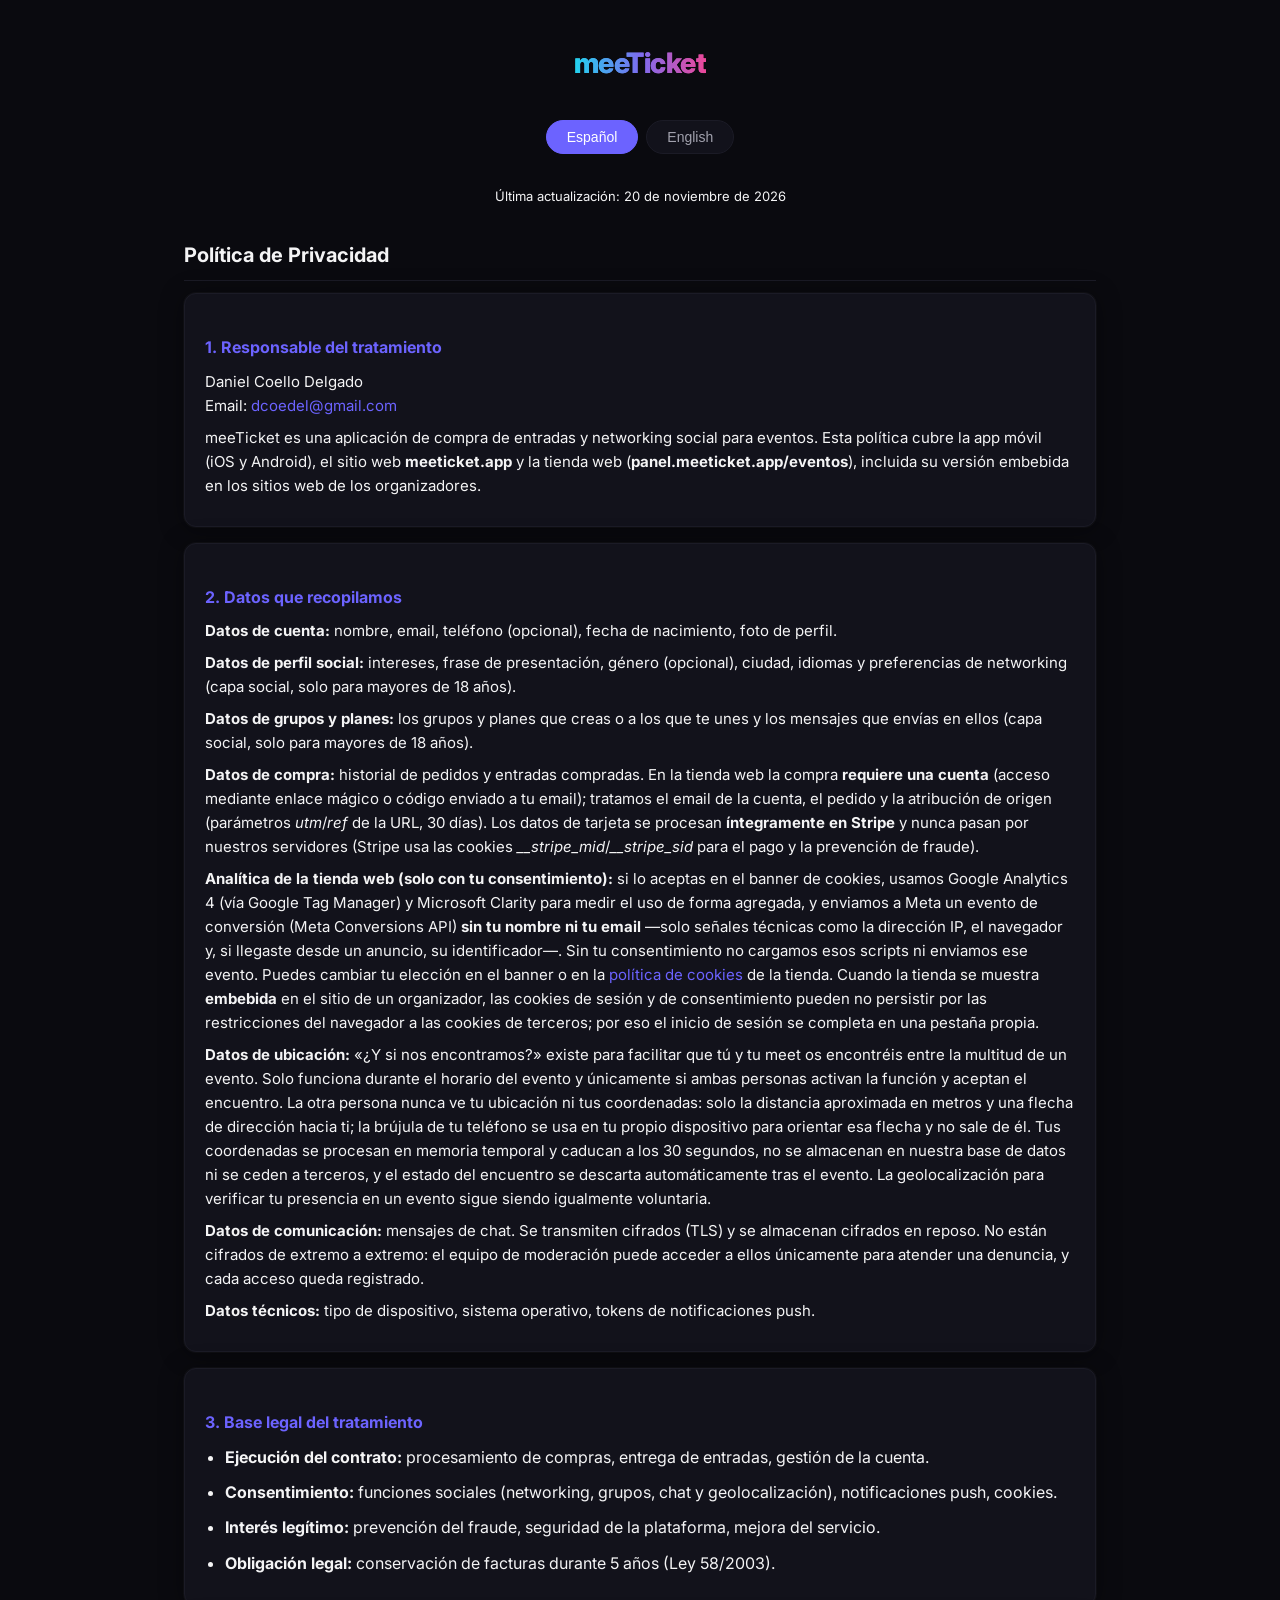
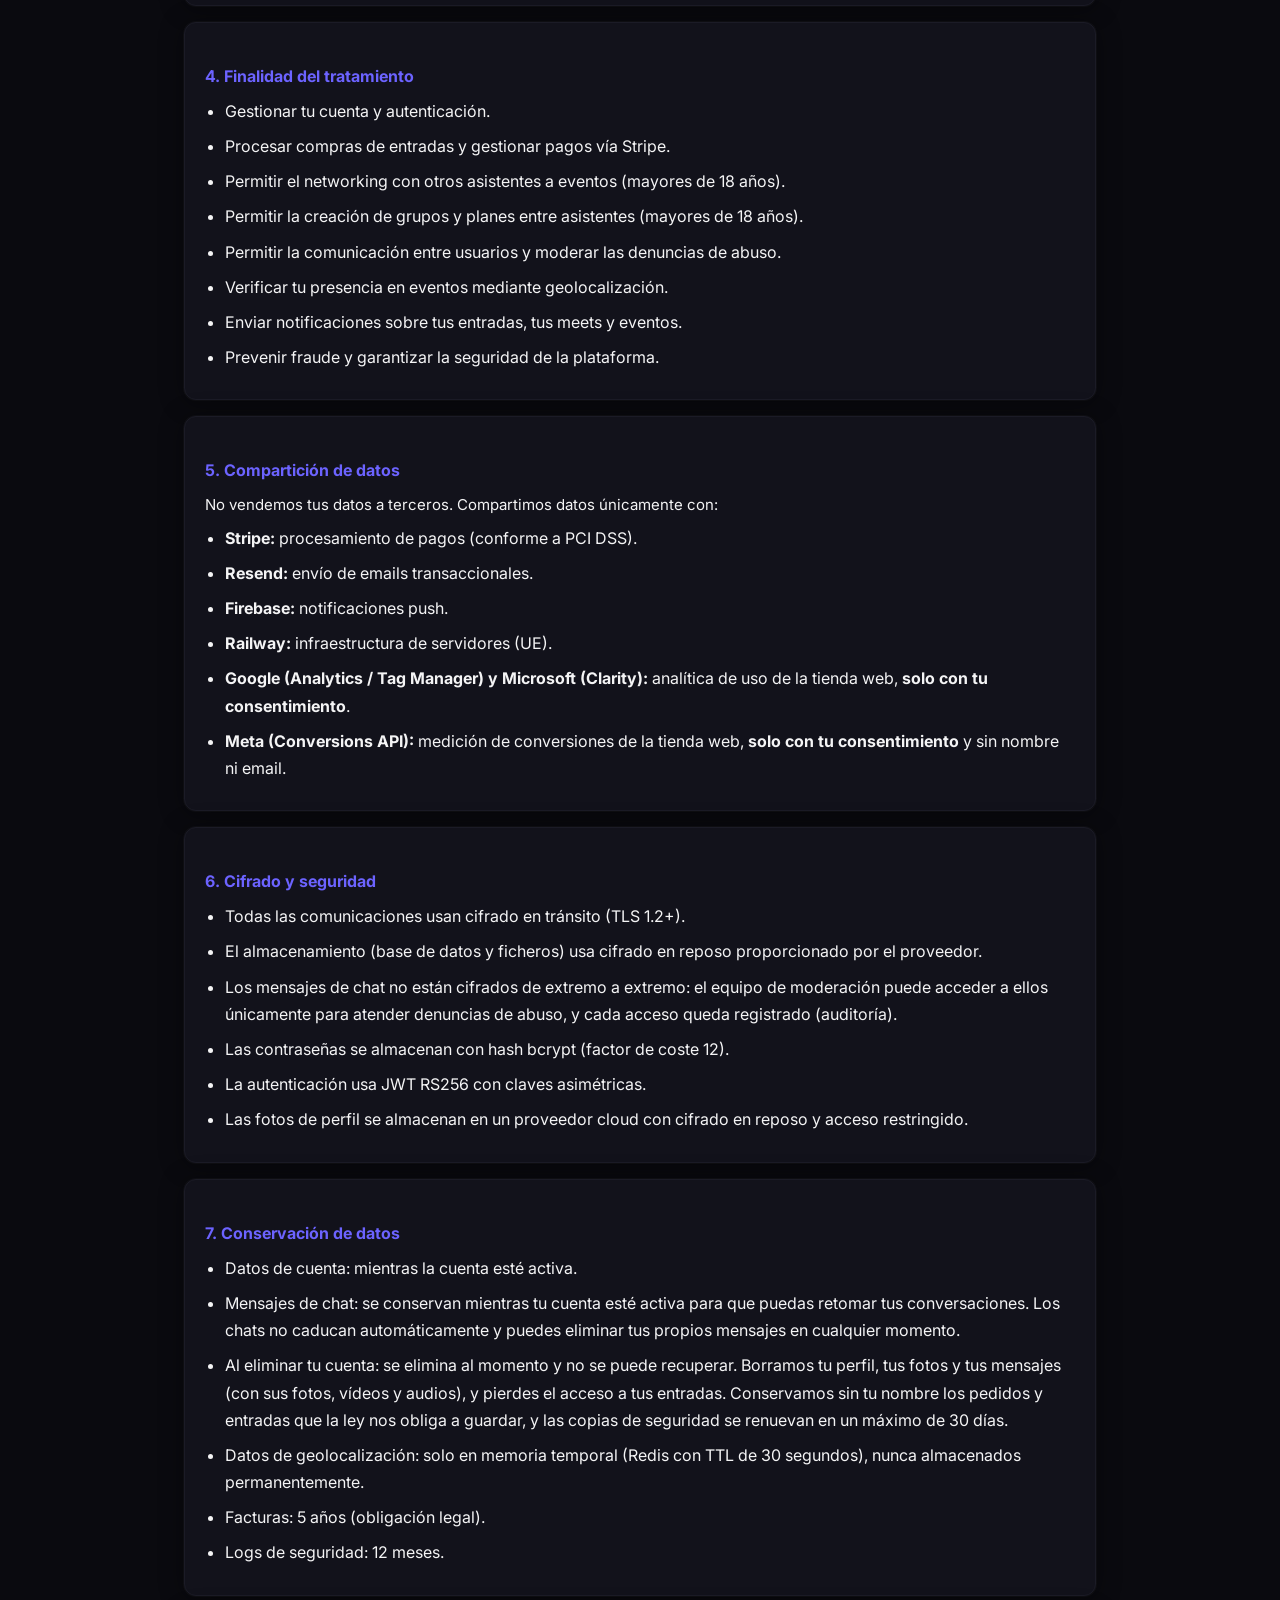
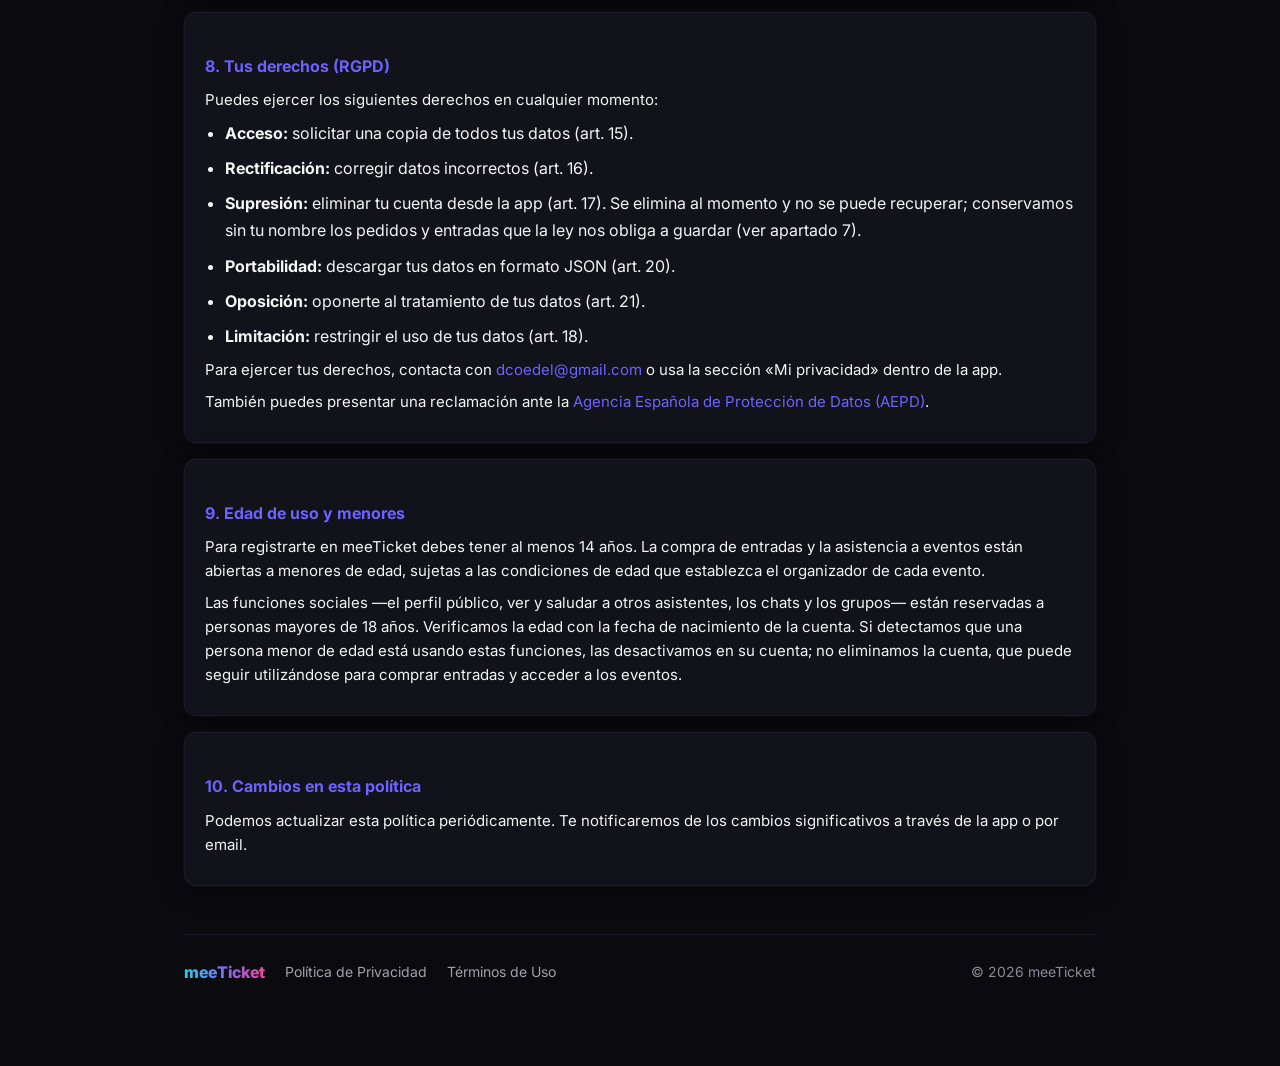
<file: privacy/index.html>
<!DOCTYPE html>
<html lang="es">
<head>
  <meta charset="UTF-8">
  <meta name="viewport" content="width=device-width, initial-scale=1.0">
  <title>meeTicket — Política de Privacidad / Privacy Policy</title>
  <link rel="icon" type="image/png" sizes="48x48" href="/favicon.png?v=2">
  <link rel="apple-touch-icon" sizes="180x180" href="/apple-touch-icon.png?v=2">
  <link rel="preconnect" href="https://fonts.googleapis.com">
  <link rel="preconnect" href="https://fonts.gstatic.com" crossorigin>
  <link href="https://fonts.googleapis.com/css2?family=Inter:wght@400;500;600;700;800&display=swap" rel="stylesheet">
  <link rel="stylesheet" href="/styles.css">
</head>
<body>
  <div class="container doc">
    <a href="/" class="logo"><h1>meeTicket</h1></a>

    <div class="lang-switch">
      <button class="active" onclick="showLang('es')">Español</button>
      <button onclick="showLang('en')">English</button>
    </div>

    <!-- ═══ ESPAÑOL ═══ -->
    <div id="es">
      <p class="date">Última actualización: 20 de noviembre de 2026</p>

      <h2>Política de Privacidad</h2>

      <div class="section">
        <h3>1. Responsable del tratamiento</h3>
        <p>Daniel Coello Delgado<br>Email: <a href="mailto:dcoedel@gmail.com">dcoedel@gmail.com</a></p>
        <p>meeTicket es una aplicación de compra de entradas y networking social para eventos. Esta política cubre la app móvil (iOS y Android), el sitio web <strong>meeticket.app</strong> y la tienda web (<strong>panel.meeticket.app/eventos</strong>), incluida su versión embebida en los sitios web de los organizadores.</p>
      </div>

      <div class="section">
        <h3>2. Datos que recopilamos</h3>
        <p><strong>Datos de cuenta:</strong> nombre, email, teléfono (opcional), fecha de nacimiento, foto de perfil.</p>
        <p><strong>Datos de perfil social:</strong> intereses, frase de presentación, género (opcional), ciudad, idiomas y preferencias de networking (capa social, solo para mayores de 18 años).</p>
        <p><strong>Datos de grupos y planes:</strong> los grupos y planes que creas o a los que te unes y los mensajes que envías en ellos (capa social, solo para mayores de 18 años).</p>
        <p><strong>Datos de compra:</strong> historial de pedidos y entradas compradas. En la tienda web la compra <strong>requiere una cuenta</strong> (acceso mediante enlace mágico o código enviado a tu email); tratamos el email de la cuenta, el pedido y la atribución de origen (parámetros <em>utm</em>/<em>ref</em> de la URL, 30 días). Los datos de tarjeta se procesan <strong>íntegramente en Stripe</strong> y nunca pasan por nuestros servidores (Stripe usa las cookies <em>__stripe_mid</em>/<em>__stripe_sid</em> para el pago y la prevención de fraude).</p>
        <p><strong>Analítica de la tienda web (solo con tu consentimiento):</strong> si lo aceptas en el banner de cookies, usamos Google Analytics 4 (vía Google Tag Manager) y Microsoft Clarity para medir el uso de forma agregada, y enviamos a Meta un evento de conversión (Meta Conversions API) <strong>sin tu nombre ni tu email</strong> —solo señales técnicas como la dirección IP, el navegador y, si llegaste desde un anuncio, su identificador—. Sin tu consentimiento no cargamos esos scripts ni enviamos ese evento. Puedes cambiar tu elección en el banner o en la <a href="https://panel.meeticket.app/cookies">política de cookies</a> de la tienda. Cuando la tienda se muestra <strong>embebida</strong> en el sitio de un organizador, las cookies de sesión y de consentimiento pueden no persistir por las restricciones del navegador a las cookies de terceros; por eso el inicio de sesión se completa en una pestaña propia.</p>
        <p><strong>Datos de ubicación:</strong> «¿Y si nos encontramos?» existe para facilitar que tú y tu meet os encontréis entre la multitud de un evento. Solo funciona durante el horario del evento y únicamente si ambas personas activan la función y aceptan el encuentro. La otra persona nunca ve tu ubicación ni tus coordenadas: solo la distancia aproximada en metros y una flecha de dirección hacia ti; la brújula de tu teléfono se usa en tu propio dispositivo para orientar esa flecha y no sale de él. Tus coordenadas se procesan en memoria temporal y caducan a los 30 segundos, no se almacenan en nuestra base de datos ni se ceden a terceros, y el estado del encuentro se descarta automáticamente tras el evento. La geolocalización para verificar tu presencia en un evento sigue siendo igualmente voluntaria.</p>
        <p><strong>Datos de comunicación:</strong> mensajes de chat. Se transmiten cifrados (TLS) y se almacenan cifrados en reposo. No están cifrados de extremo a extremo: el equipo de moderación puede acceder a ellos únicamente para atender una denuncia, y cada acceso queda registrado.</p>
        <p><strong>Datos técnicos:</strong> tipo de dispositivo, sistema operativo, tokens de notificaciones push.</p>
      </div>

      <div class="section">
        <h3>3. Base legal del tratamiento</h3>
        <ul>
          <li><strong>Ejecución del contrato:</strong> procesamiento de compras, entrega de entradas, gestión de la cuenta.</li>
          <li><strong>Consentimiento:</strong> funciones sociales (networking, grupos, chat y geolocalización), notificaciones push, cookies.</li>
          <li><strong>Interés legítimo:</strong> prevención del fraude, seguridad de la plataforma, mejora del servicio.</li>
          <li><strong>Obligación legal:</strong> conservación de facturas durante 5 años (Ley 58/2003).</li>
        </ul>
      </div>

      <div class="section">
        <h3>4. Finalidad del tratamiento</h3>
        <ul>
          <li>Gestionar tu cuenta y autenticación.</li>
          <li>Procesar compras de entradas y gestionar pagos vía Stripe.</li>
          <li>Permitir el networking con otros asistentes a eventos (mayores de 18 años).</li>
          <li>Permitir la creación de grupos y planes entre asistentes (mayores de 18 años).</li>
          <li>Permitir la comunicación entre usuarios y moderar las denuncias de abuso.</li>
          <li>Verificar tu presencia en eventos mediante geolocalización.</li>
          <li>Enviar notificaciones sobre tus entradas, tus meets y eventos.</li>
          <li>Prevenir fraude y garantizar la seguridad de la plataforma.</li>
        </ul>
      </div>

      <div class="section">
        <h3>5. Compartición de datos</h3>
        <p>No vendemos tus datos a terceros. Compartimos datos únicamente con:</p>
        <ul>
          <li><strong>Stripe:</strong> procesamiento de pagos (conforme a PCI DSS).</li>
          <li><strong>Resend:</strong> envío de emails transaccionales.</li>
          <li><strong>Firebase:</strong> notificaciones push.</li>
          <li><strong>Railway:</strong> infraestructura de servidores (UE).</li>
          <li><strong>Google (Analytics / Tag Manager) y Microsoft (Clarity):</strong> analítica de uso de la tienda web, <strong>solo con tu consentimiento</strong>.</li>
          <li><strong>Meta (Conversions API):</strong> medición de conversiones de la tienda web, <strong>solo con tu consentimiento</strong> y sin nombre ni email.</li>
        </ul>
      </div>

      <div class="section">
        <h3>6. Cifrado y seguridad</h3>
        <ul>
          <li>Todas las comunicaciones usan cifrado en tránsito (TLS 1.2+).</li>
          <li>El almacenamiento (base de datos y ficheros) usa cifrado en reposo proporcionado por el proveedor.</li>
          <li>Los mensajes de chat no están cifrados de extremo a extremo: el equipo de moderación puede acceder a ellos únicamente para atender denuncias de abuso, y cada acceso queda registrado (auditoría).</li>
          <li>Las contraseñas se almacenan con hash bcrypt (factor de coste 12).</li>
          <li>La autenticación usa JWT RS256 con claves asimétricas.</li>
          <li>Las fotos de perfil se almacenan en un proveedor cloud con cifrado en reposo y acceso restringido.</li>
        </ul>
      </div>

      <div class="section">
        <h3>7. Conservación de datos</h3>
        <ul>
          <li>Datos de cuenta: mientras la cuenta esté activa.</li>
          <li>Mensajes de chat: se conservan mientras tu cuenta esté activa para que puedas retomar tus conversaciones. Los chats no caducan automáticamente y puedes eliminar tus propios mensajes en cualquier momento.</li>
          <li>Al eliminar tu cuenta: se elimina al momento y no se puede recuperar. Borramos tu perfil, tus fotos y tus mensajes (con sus fotos, vídeos y audios), y pierdes el acceso a tus entradas. Conservamos sin tu nombre los pedidos y entradas que la ley nos obliga a guardar, y las copias de seguridad se renuevan en un máximo de 30 días.</li>
          <li>Datos de geolocalización: solo en memoria temporal (Redis con TTL de 30 segundos), nunca almacenados permanentemente.</li>
          <li>Facturas: 5 años (obligación legal).</li>
          <li>Logs de seguridad: 12 meses.</li>
        </ul>
      </div>

      <div class="section">
        <h3>8. Tus derechos (RGPD)</h3>
        <p>Puedes ejercer los siguientes derechos en cualquier momento:</p>
        <ul>
          <li><strong>Acceso:</strong> solicitar una copia de todos tus datos (art. 15).</li>
          <li><strong>Rectificación:</strong> corregir datos incorrectos (art. 16).</li>
          <li><strong>Supresión:</strong> eliminar tu cuenta desde la app (art. 17). Se elimina al momento y no se puede recuperar; conservamos sin tu nombre los pedidos y entradas que la ley nos obliga a guardar (ver apartado 7).</li>
          <li><strong>Portabilidad:</strong> descargar tus datos en formato JSON (art. 20).</li>
          <li><strong>Oposición:</strong> oponerte al tratamiento de tus datos (art. 21).</li>
          <li><strong>Limitación:</strong> restringir el uso de tus datos (art. 18).</li>
        </ul>
        <p>Para ejercer tus derechos, contacta con <a href="mailto:dcoedel@gmail.com">dcoedel@gmail.com</a> o usa la sección «Mi privacidad» dentro de la app.</p>
        <p>También puedes presentar una reclamación ante la <a href="https://www.aepd.es">Agencia Española de Protección de Datos (AEPD)</a>.</p>
      </div>

      <div class="section">
        <h3>9. Edad de uso y menores</h3>
        <p>Para registrarte en meeTicket debes tener al menos 14 años. La compra de entradas y la asistencia a eventos están abiertas a menores de edad, sujetas a las condiciones de edad que establezca el organizador de cada evento.</p>
        <p>Las funciones sociales —el perfil público, ver y saludar a otros asistentes, los chats y los grupos— están reservadas a personas mayores de 18 años. Verificamos la edad con la fecha de nacimiento de la cuenta. Si detectamos que una persona menor de edad está usando estas funciones, las desactivamos en su cuenta; no eliminamos la cuenta, que puede seguir utilizándose para comprar entradas y acceder a los eventos.</p>
      </div>

      <div class="section">
        <h3>10. Cambios en esta política</h3>
        <p>Podemos actualizar esta política periódicamente. Te notificaremos de los cambios significativos a través de la app o por email.</p>
      </div>
    </div>

    <!-- ═══ ENGLISH ═══ -->
    <div id="en" class="hidden">
      <p class="date">Last updated: November 20, 2026</p>

      <h2>Privacy Policy</h2>

      <div class="section">
        <h3>1. Data Controller</h3>
        <p>Daniel Coello Delgado<br>Email: <a href="mailto:dcoedel@gmail.com">dcoedel@gmail.com</a></p>
        <p>meeTicket is a ticket purchasing and social networking application for events. This policy covers the mobile app (iOS and Android), the <strong>meeticket.app</strong> website and the web store (<strong>panel.meeticket.app/eventos</strong>), including its version embedded on organizers' websites.</p>
      </div>

      <div class="section">
        <h3>2. Data We Collect</h3>
        <p><strong>Account data:</strong> name, email, phone (optional), date of birth, profile photo.</p>
        <p><strong>Social profile data:</strong> interests, bio, gender (optional), city, languages, and networking preferences (social layer, 18+ only).</p>
        <p><strong>Group and plan data:</strong> the groups and plans you create or join and the messages you send in them (social layer, 18+ only).</p>
        <p><strong>Purchase data:</strong> order history and purchased tickets. In the web store, purchases <strong>require an account</strong> (sign-in via magic link or a code sent to your email); we process the account email, the order and origin attribution (<em>utm</em>/<em>ref</em> URL parameters, 30 days). Payment card data is processed <strong>entirely by Stripe</strong> and never touches our servers (Stripe uses the <em>__stripe_mid</em>/<em>__stripe_sid</em> cookies for payment and fraud prevention).</p>
        <p><strong>Web store analytics (only with your consent):</strong> if you accept it in the cookie banner, we use Google Analytics 4 (via Google Tag Manager) and Microsoft Clarity for aggregate usage measurement, and we send Meta a conversion event (Meta Conversions API) <strong>without your name or email</strong> —only technical signals such as IP address, browser and, if you arrived from an ad, its identifier—. Without your consent we load neither those scripts nor send that event. You can change your choice in the banner or in the store's <a href="https://panel.meeticket.app/cookies">cookie policy</a>. When the store is shown <strong>embedded</strong> on an organizer's site, session and consent cookies may not persist due to browser restrictions on third-party cookies; that is why sign-in completes in its own tab.</p>
        <p><strong>Location data:</strong> "What if we meet?" exists to help you and your meet find each other in the crowd at an event. It only works during the event's hours and only if both people activate the feature and accept the meetup. The other person never sees your location or your coordinates: only the approximate distance in meters and a directional arrow pointing toward you; your phone's compass is used on your own device to orient that arrow and never leaves it. Your coordinates are processed in temporary memory and expire after 30 seconds, are not stored in our database or shared with third parties, and the meetup state is automatically discarded after the event. Geolocation to verify your presence at an event remains equally voluntary.</p>
        <p><strong>Communication data:</strong> Chat messages. Transmitted encrypted (TLS) and stored encrypted at rest. They are not end-to-end encrypted: the moderation team may access them solely to handle a report, and each access is logged.</p>
        <p><strong>Technical data:</strong> device type, operating system, push notification tokens.</p>
      </div>

      <div class="section">
        <h3>3. Legal Basis</h3>
        <ul>
          <li><strong>Contract performance:</strong> purchase processing, ticket delivery, account management.</li>
          <li><strong>Consent:</strong> social features (networking, groups, chat, and geolocation), push notifications, cookies.</li>
          <li><strong>Legitimate interest:</strong> fraud prevention, platform security, service improvement.</li>
          <li><strong>Legal obligation:</strong> invoice retention for 5 years (Spanish Law 58/2003).</li>
        </ul>
      </div>

      <div class="section">
        <h3>4. Purpose of Processing</h3>
        <ul>
          <li>Manage your account and authentication.</li>
          <li>Process ticket purchases and manage payments via Stripe.</li>
          <li>Enable networking with other event attendees (18+).</li>
          <li>Enable the creation of groups and plans between attendees (18+).</li>
          <li>Enable communication between users and moderate abuse reports.</li>
          <li>Verify your presence at events through geolocation.</li>
          <li>Send notifications about your tickets, your meets, and events.</li>
          <li>Prevent fraud and ensure platform security.</li>
        </ul>
      </div>

      <div class="section">
        <h3>5. Data Sharing</h3>
        <p>We do not sell your data to third parties. We share data only with:</p>
        <ul>
          <li><strong>Stripe:</strong> payment processing (PCI DSS compliant).</li>
          <li><strong>Resend:</strong> transactional email delivery.</li>
          <li><strong>Firebase:</strong> push notifications.</li>
          <li><strong>Railway:</strong> server infrastructure (EU).</li>
          <li><strong>Google (Analytics / Tag Manager) and Microsoft (Clarity):</strong> web store usage analytics, <strong>only with your consent</strong>.</li>
          <li><strong>Meta (Conversions API):</strong> web store conversion measurement, <strong>only with your consent</strong> and without name or email.</li>
        </ul>
      </div>

      <div class="section">
        <h3>6. Encryption & Security</h3>
        <ul>
          <li>All communications use in-transit encryption (TLS 1.2+).</li>
          <li>Storage (database and files) uses encryption at rest provided by our storage provider.</li>
          <li>Chat messages are not end-to-end encrypted: the moderation team may access them solely to handle abuse reports, and each access is logged (audit trail).</li>
          <li>Passwords are stored with bcrypt hashing (cost factor 12).</li>
          <li>Authentication uses JWT RS256 with asymmetric keys.</li>
          <li>Profile photos are stored with a cloud provider with encryption at rest and restricted access.</li>
        </ul>
      </div>

      <div class="section">
        <h3>7. Data Retention</h3>
        <ul>
          <li>Account data: as long as the account is active.</li>
          <li>Chat messages: kept while your account is active so you can pick your conversations back up. Chats do not expire automatically and you can delete your own messages at any time.</li>
          <li>When you delete your account: it is deleted immediately and can't be recovered. We erase your profile, your photos and your messages (including their photos, videos and audio), and you lose access to your tickets. We keep, without your name, the orders and tickets the law requires us to retain, and backups are renewed within a maximum of 30 days.</li>
          <li>Geolocation data: only in temporary memory (Redis with 30-second TTL), never stored permanently.</li>
          <li>Invoices: 5 years (legal obligation).</li>
          <li>Security logs: 12 months.</li>
        </ul>
      </div>

      <div class="section">
        <h3>8. Your Rights (GDPR)</h3>
        <p>You may exercise the following rights at any time:</p>
        <ul>
          <li><strong>Access:</strong> request a copy of all your data (Art. 15).</li>
          <li><strong>Rectification:</strong> correct inaccurate data (Art. 16).</li>
          <li><strong>Erasure:</strong> delete your account from the app (Art. 17). It is deleted immediately and can't be recovered; we keep, without your name, the orders and tickets the law requires us to retain (see section 7).</li>
          <li><strong>Portability:</strong> download your data in JSON format (Art. 20).</li>
          <li><strong>Objection:</strong> object to the processing of your data (Art. 21).</li>
          <li><strong>Restriction:</strong> restrict the use of your data (Art. 18).</li>
        </ul>
        <p>To exercise your rights, contact <a href="mailto:dcoedel@gmail.com">dcoedel@gmail.com</a> or use the "My Privacy" section within the app.</p>
        <p>You may also file a complaint with the <a href="https://www.aepd.es">Spanish Data Protection Agency (AEPD)</a>.</p>
      </div>

      <div class="section">
        <h3>9. Age of use and minors</h3>
        <p>You must be at least 14 years old to register with meeTicket. Buying tickets and attending events are open to minors, subject to the age conditions set by each event's organizer.</p>
        <p>The social features — your public profile, seeing and saying hi to other attendees, chats, and groups — are restricted to users aged 18 and over. We verify age using the account's date of birth. If we detect that a minor is using these features, we disable them for that account; we do not delete the account, which can still be used to buy tickets and access events.</p>
      </div>

      <div class="section">
        <h3>10. Changes to This Policy</h3>
        <p>We may update this policy periodically. We will notify you of significant changes through the app or by email.</p>
      </div>
    </div>

    <footer class="doc-footer">
      <span class="wordmark">meeTicket</span>
      <a href="/privacy/">Política de Privacidad</a>
      <a href="/terms/">Términos de Uso</a>
      <span class="doc-copy">© 2026 meeTicket</span>
    </footer>
  </div>

  <script>
    function showLang(lang) {
      document.getElementById('es').classList.toggle('hidden', lang !== 'es');
      document.getElementById('en').classList.toggle('hidden', lang !== 'en');
      document.querySelectorAll('.lang-switch button').forEach(b => b.classList.remove('active'));
      event.target.classList.add('active');
    }
  </script>
</body>
</html>
</file>
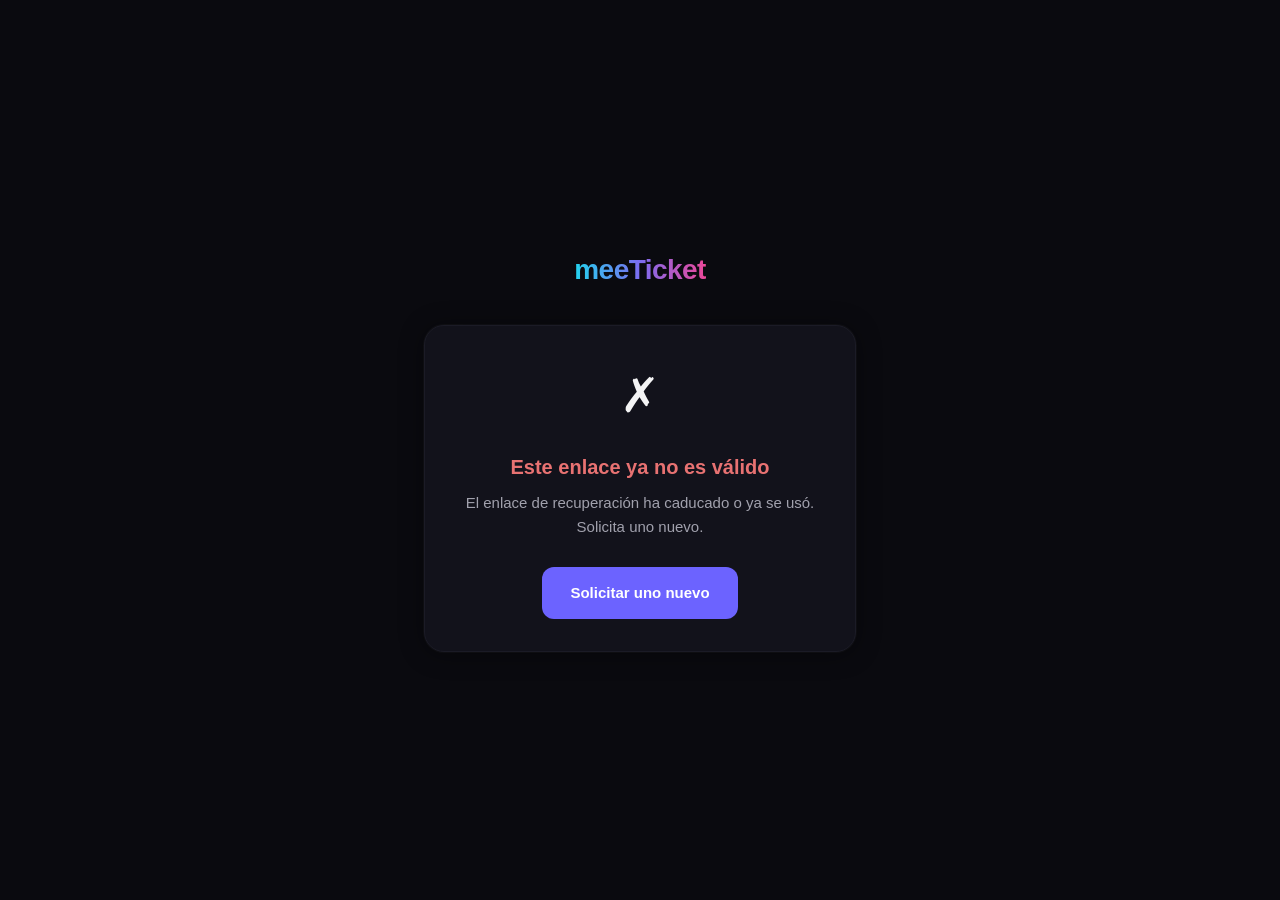
<file: reset-password/index.html>
<!DOCTYPE html>
<html lang="es">
<head>
  <meta charset="UTF-8">
  <meta name="viewport" content="width=device-width, initial-scale=1.0">
  <title>meeTicket — Restablecer contraseña</title>
  <link rel="icon" href="/favicon.png">
  <link rel="stylesheet" href="/styles.css">
</head>
<body class="center">
  <div class="container">
    <div class="logo">meeTicket</div>
    <div class="card">

      <!-- Validating token -->
      <div id="state-validating" class="hidden" style="text-align:center;">
        <div class="spinner"></div>
        <h2>Comprobando el enlace...</h2>
        <p>Un momento.</p>
      </div>

      <!-- Form -->
      <div id="state-form" class="hidden">
        <h2>Nueva contraseña</h2>
        <p>Introduce tu nueva contraseña para restablecer el acceso a tu cuenta.</p>

        <label for="pw1">Nueva contraseña</label>
        <div class="input-wrap">
          <input type="password" id="pw1" autocomplete="new-password" />
          <button type="button" class="toggle-pw" onclick="togglePw('pw1', this)">&#128065;</button>
        </div>

        <label for="pw2">Repetir contraseña</label>
        <div class="input-wrap">
          <input type="password" id="pw2" autocomplete="new-password" />
          <button type="button" class="toggle-pw" onclick="togglePw('pw2', this)">&#128065;</button>
        </div>

        <ul class="rules">
          <li id="rule-len">Al menos 8 caracteres</li>
          <li id="rule-upper">Una letra mayúscula</li>
          <li id="rule-lower">Una letra minúscula</li>
          <li id="rule-num">Un número</li>
          <li id="rule-special">Un carácter especial</li>
          <li id="rule-match">Las contraseñas coinciden</li>
        </ul>

        <div id="form-error" class="form-error hidden"></div>

        <button class="btn" id="submit-btn" onclick="submit()">Cambiar contraseña</button>
      </div>

      <!-- Sending -->
      <div id="state-sending" class="hidden" style="text-align:center;">
        <div class="spinner"></div>
        <h2>Cambiando contraseña...</h2>
        <p>Espera un momento.</p>
      </div>

      <!-- Success -->
      <div id="state-success" class="hidden">
        <div class="icon">&#10003;</div>
        <h2 class="success">Contraseña restablecida</h2>
        <p>Por seguridad se han cerrado todas tus sesiones. Abre meeTicket e inicia sesión con tu nueva contraseña<span id="success-email"></span>.</p>
        <a href="meeticket://login" class="btn btn-link">Abrir meeTicket</a>
        <p style="margin-top:16px;font-size:13px;color:var(--text-3);">Si el botón no abre la app, abre meeTicket manualmente e inicia sesión.</p>
      </div>

      <!-- Error (token invalid / expired) -->
      <div id="state-error" class="hidden">
        <div class="icon">&#10007;</div>
        <h2 class="error">Este enlace ya no es válido</h2>
        <p id="error-message">El enlace de recuperación ha caducado o ya se usó. Solicita uno nuevo.</p>
        <a href="/forgot-password/" class="btn">Solicitar uno nuevo</a>
      </div>

    </div>
  </div>

  <script>
    var API = 'https://api.meeticket.app';
    var token = new URLSearchParams(window.location.search).get('token');

    var states = ['state-validating', 'state-form', 'state-sending', 'state-success', 'state-error'];
    function show(id) {
      states.forEach(function (s) { document.getElementById(s).classList.add('hidden'); });
      document.getElementById(id).classList.remove('hidden');
    }

    // Pre-validación del token al abrir: no mostramos el formulario si ya caducó o se usó.
    if (!token) {
      show('state-error');
    } else {
      show('state-validating');
      validateToken();
    }

    async function validateToken() {
      try {
        var res = await fetch(API + '/auth/reset-password/validate?token=' + encodeURIComponent(token));
        if (res.ok) {
          show('state-form');
        } else {
          show('state-error'); // 400 INVALID_TOKEN → botón "Solicitar uno nuevo"
        }
      } catch (e) {
        // Error de red: mostramos el formulario igualmente; el submit revalidará.
        show('state-form');
      }
    }

    // Toggle password visibility
    function togglePw(inputId, btn) {
      var input = document.getElementById(inputId);
      if (input.type === 'password') { input.type = 'text'; btn.style.color = '#6c63ff'; }
      else { input.type = 'password'; btn.style.color = 'var(--text-3)'; }
    }

    // Live validation
    var pw1 = document.getElementById('pw1');
    var pw2 = document.getElementById('pw2');
    var rules = {
      len:     { el: document.getElementById('rule-len'),     test: function (v) { return v.length >= 8; } },
      upper:   { el: document.getElementById('rule-upper'),   test: function (v) { return /[A-Z]/.test(v); } },
      lower:   { el: document.getElementById('rule-lower'),   test: function (v) { return /[a-z]/.test(v); } },
      num:     { el: document.getElementById('rule-num'),      test: function (v) { return /[0-9]/.test(v); } },
      special: { el: document.getElementById('rule-special'), test: function (v) { return /[^A-Za-z0-9]/.test(v); } },
      match:   { el: document.getElementById('rule-match'),   test: function () { return pw1.value.length > 0 && pw1.value === pw2.value; } }
    };

    function validate() {
      var allPass = true;
      for (var k in rules) {
        var pass = rules[k].test(pw1.value);
        rules[k].el.classList.toggle('pass', pass);
        if (!pass) allPass = false;
      }
      return allPass;
    }

    pw1.addEventListener('input', validate);
    pw2.addEventListener('input', validate);

    // Submit
    async function submit() {
      var formError = document.getElementById('form-error');
      formError.classList.add('hidden');

      if (!validate()) {
        formError.textContent = 'Corrige los requisitos marcados.';
        formError.classList.remove('hidden');
        return;
      }

      if (pw1.value.length > 128) {
        formError.textContent = 'La contraseña no puede superar 128 caracteres.';
        formError.classList.remove('hidden');
        return;
      }

      show('state-sending');

      try {
        var res = await fetch(API + '/auth/reset-password', {
          method: 'POST',
          headers: { 'Content-Type': 'application/json' },
          body: JSON.stringify({ token: token, newPassword: pw1.value })
        });
        var data = await res.json();

        if (res.ok && data.success) {
          // El backend devuelve el email (el token válido ya prueba la titularidad).
          var em = data.data && data.data.email;
          if (em) { document.getElementById('success-email').textContent = ' (' + em + ')'; }
          show('state-success');
        } else if (res.status === 400) {
          // Token invalid/expired — no point showing form again
          document.getElementById('error-message').textContent =
            (data.error && data.error.message) || 'El enlace no es válido o ha expirado.';
          show('state-error');
        } else {
          // Other server error — let user retry
          formError.textContent = (data.error && data.error.message) || 'No se pudo cambiar la contraseña. Inténtalo de nuevo.';
          formError.classList.remove('hidden');
          show('state-form');
        }
      } catch (e) {
        formError.textContent = 'Error de conexión. Comprueba tu internet e inténtalo de nuevo.';
        formError.classList.remove('hidden');
        show('state-form');
      }
    }

    // Submit on Enter key
    pw2.addEventListener('keydown', function (e) { if (e.key === 'Enter') submit(); });
  </script>
</body>
</html>
</file>
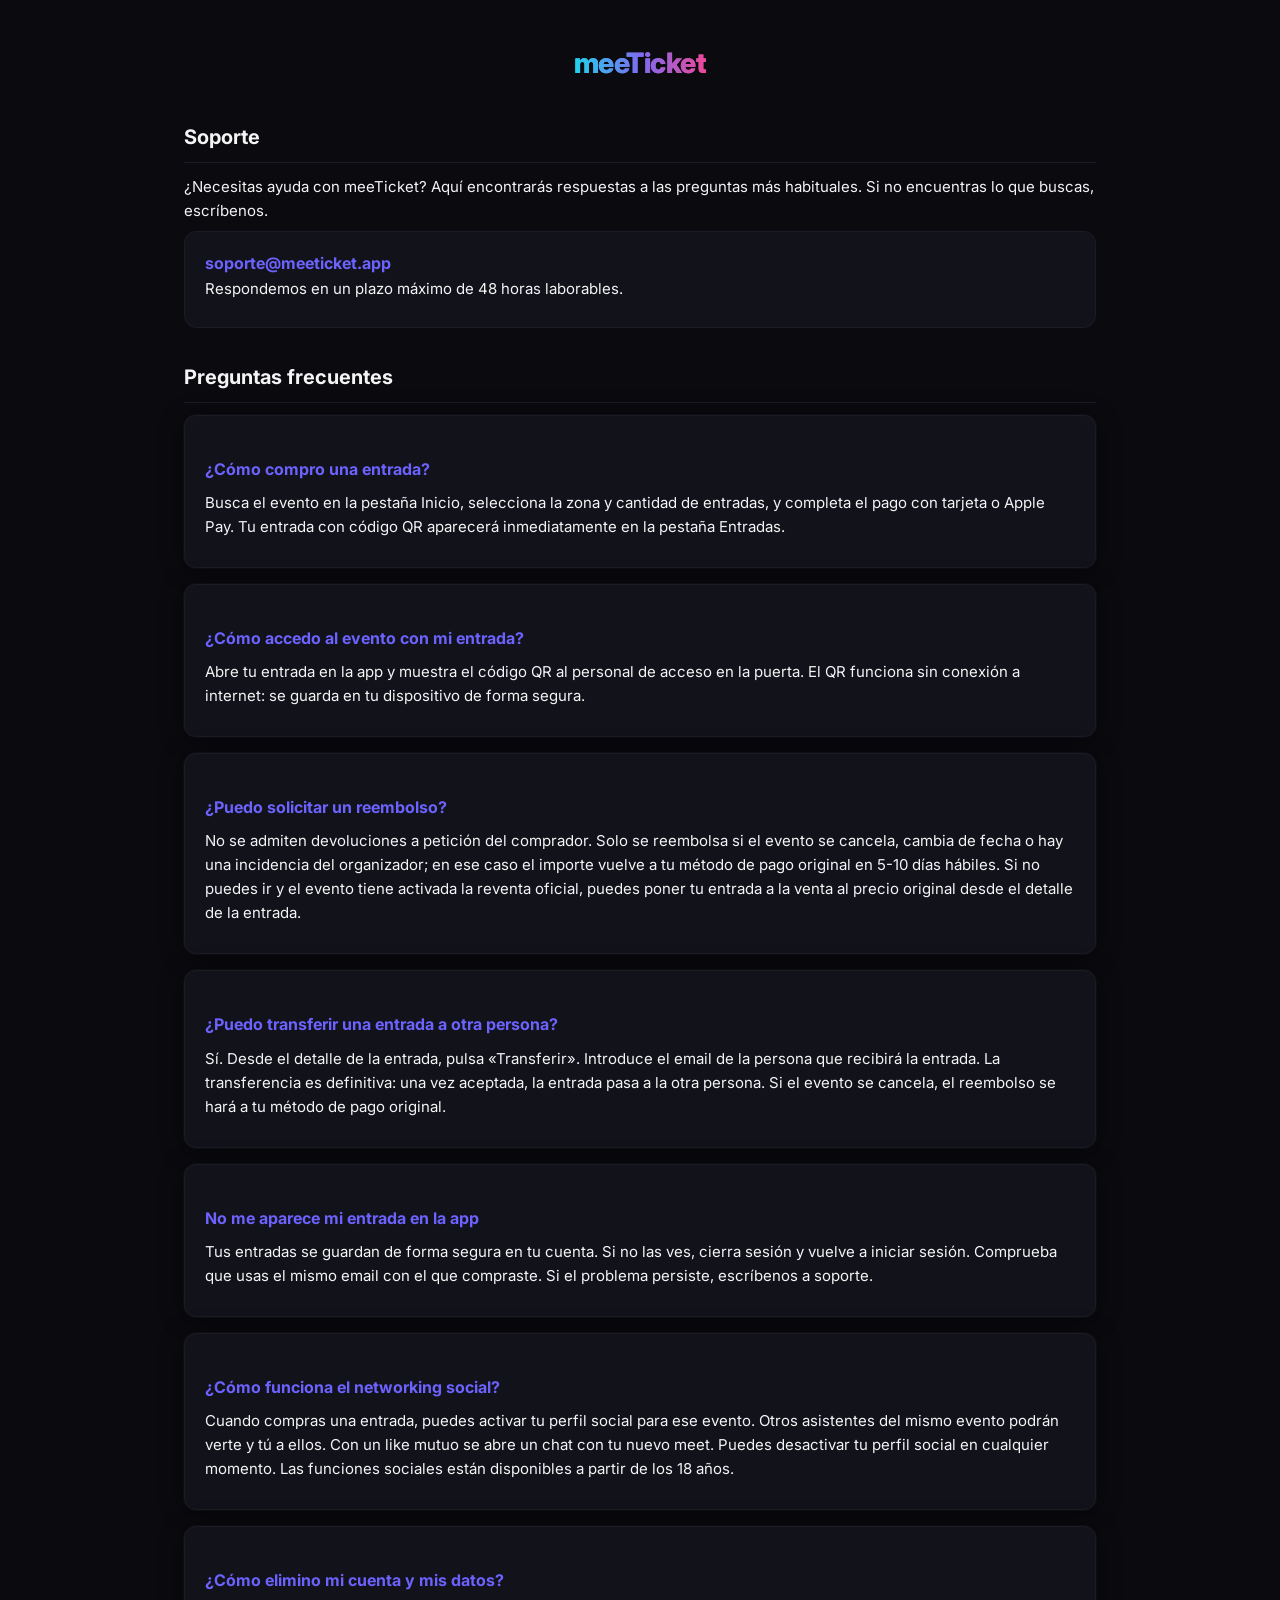
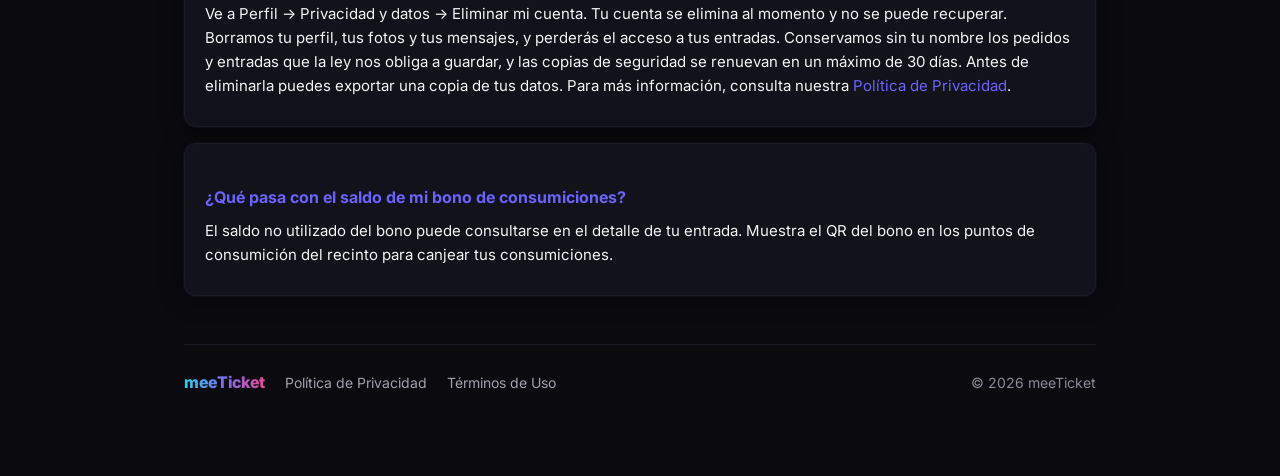
<file: support/index.html>
<!doctype html>
<html lang="es">
  <head>
    <meta charset="UTF-8" />
    <meta name="viewport" content="width=device-width, initial-scale=1.0" />
    <title>meeTicket — Soporte</title>
    <link rel="icon" type="image/png" sizes="48x48" href="/favicon.png?v=2" />
    <link rel="apple-touch-icon" sizes="180x180" href="/apple-touch-icon.png?v=2" />
    <link rel="preconnect" href="https://fonts.googleapis.com" />
    <link rel="preconnect" href="https://fonts.gstatic.com" crossorigin />
    <link
      href="https://fonts.googleapis.com/css2?family=Inter:wght@400;500;600;700;800&display=swap"
      rel="stylesheet"
    />
    <link rel="stylesheet" href="/styles.css" />
  </head>
  <body>
    <div class="container doc">
      <a href="/" class="logo"><h1>meeTicket</h1></a>

      <h2>Soporte</h2>
      <p>
        ¿Necesitas ayuda con meeTicket? Aquí encontrarás respuestas a las preguntas más habituales.
        Si no encuentras lo que buscas, escríbenos.
      </p>

      <div class="contact-box">
        <a href="mailto:soporte@meeticket.app">soporte@meeticket.app</a>
        <p>Respondemos en un plazo máximo de 48 horas laborables.</p>
      </div>

      <h2>Preguntas frecuentes</h2>

      <div class="section">
        <h3>¿Cómo compro una entrada?</h3>
        <p>
          Busca el evento en la pestaña Inicio, selecciona la zona y cantidad de entradas, y
          completa el pago con tarjeta o Apple Pay. Tu entrada con código QR aparecerá
          inmediatamente en la pestaña Entradas.
        </p>
      </div>

      <div class="section">
        <h3>¿Cómo accedo al evento con mi entrada?</h3>
        <p>
          Abre tu entrada en la app y muestra el código QR al personal de acceso en la puerta. El QR
          funciona sin conexión a internet: se guarda en tu dispositivo de forma segura.
        </p>
      </div>

      <div class="section">
        <h3>¿Puedo solicitar un reembolso?</h3>
        <p>
          No se admiten devoluciones a petición del comprador. Solo se reembolsa si el evento se
          cancela, cambia de fecha o hay una incidencia del organizador; en ese caso el importe
          vuelve a tu método de pago original en 5-10 días hábiles. Si no puedes ir y el evento
          tiene activada la reventa oficial, puedes poner tu entrada a la venta al precio original
          desde el detalle de la entrada.
        </p>
      </div>

      <div class="section">
        <h3>¿Puedo transferir una entrada a otra persona?</h3>
        <p>
          Sí. Desde el detalle de la entrada, pulsa «Transferir». Introduce el email de la persona
          que recibirá la entrada. La transferencia es definitiva: una vez aceptada, la entrada pasa
          a la otra persona. Si el evento se cancela, el reembolso se hará a tu método de pago
          original.
        </p>
      </div>

      <div class="section">
        <h3>No me aparece mi entrada en la app</h3>
        <p>
          Tus entradas se guardan de forma segura en tu cuenta. Si no las ves, cierra sesión y
          vuelve a iniciar sesión. Comprueba que usas el mismo email con el que compraste. Si el
          problema persiste, escríbenos a soporte.
        </p>
      </div>

      <div class="section">
        <h3>¿Cómo funciona el networking social?</h3>
        <p>
          Cuando compras una entrada, puedes activar tu perfil social para ese evento. Otros
          asistentes del mismo evento podrán verte y tú a ellos. Con un like mutuo se abre un chat
          con tu nuevo meet. Puedes desactivar tu perfil social en cualquier momento. Las funciones
          sociales están disponibles a partir de los 18 años.
        </p>
      </div>

      <div class="section">
        <h3>¿Cómo elimino mi cuenta y mis datos?</h3>
        <p>
          Ve a Perfil → Privacidad y datos → Eliminar mi cuenta. Tu cuenta se elimina al momento y
          no se puede recuperar. Borramos tu perfil, tus fotos y tus mensajes, y perderás el acceso a
          tus entradas. Conservamos sin tu nombre los pedidos y entradas que la ley nos obliga a
          guardar, y las copias de seguridad se renuevan en un máximo de 30 días. Antes de eliminarla
          puedes exportar una copia de tus datos. Para más información, consulta nuestra
          <a href="/privacy/">Política de Privacidad</a>.
        </p>
      </div>

      <div class="section">
        <h3>¿Qué pasa con el saldo de mi bono de consumiciones?</h3>
        <p>
          El saldo no utilizado del bono puede consultarse en el detalle de tu entrada. Muestra el
          QR del bono en los puntos de consumición del recinto para canjear tus consumiciones.
        </p>
      </div>

      <footer class="doc-footer">
        <span class="wordmark">meeTicket</span>
        <a href="/privacy/">Política de Privacidad</a>
        <a href="/terms/">Términos de Uso</a>
        <span class="doc-copy">© 2026 meeTicket</span>
      </footer>
    </div>
  </body>
</html>
</file>
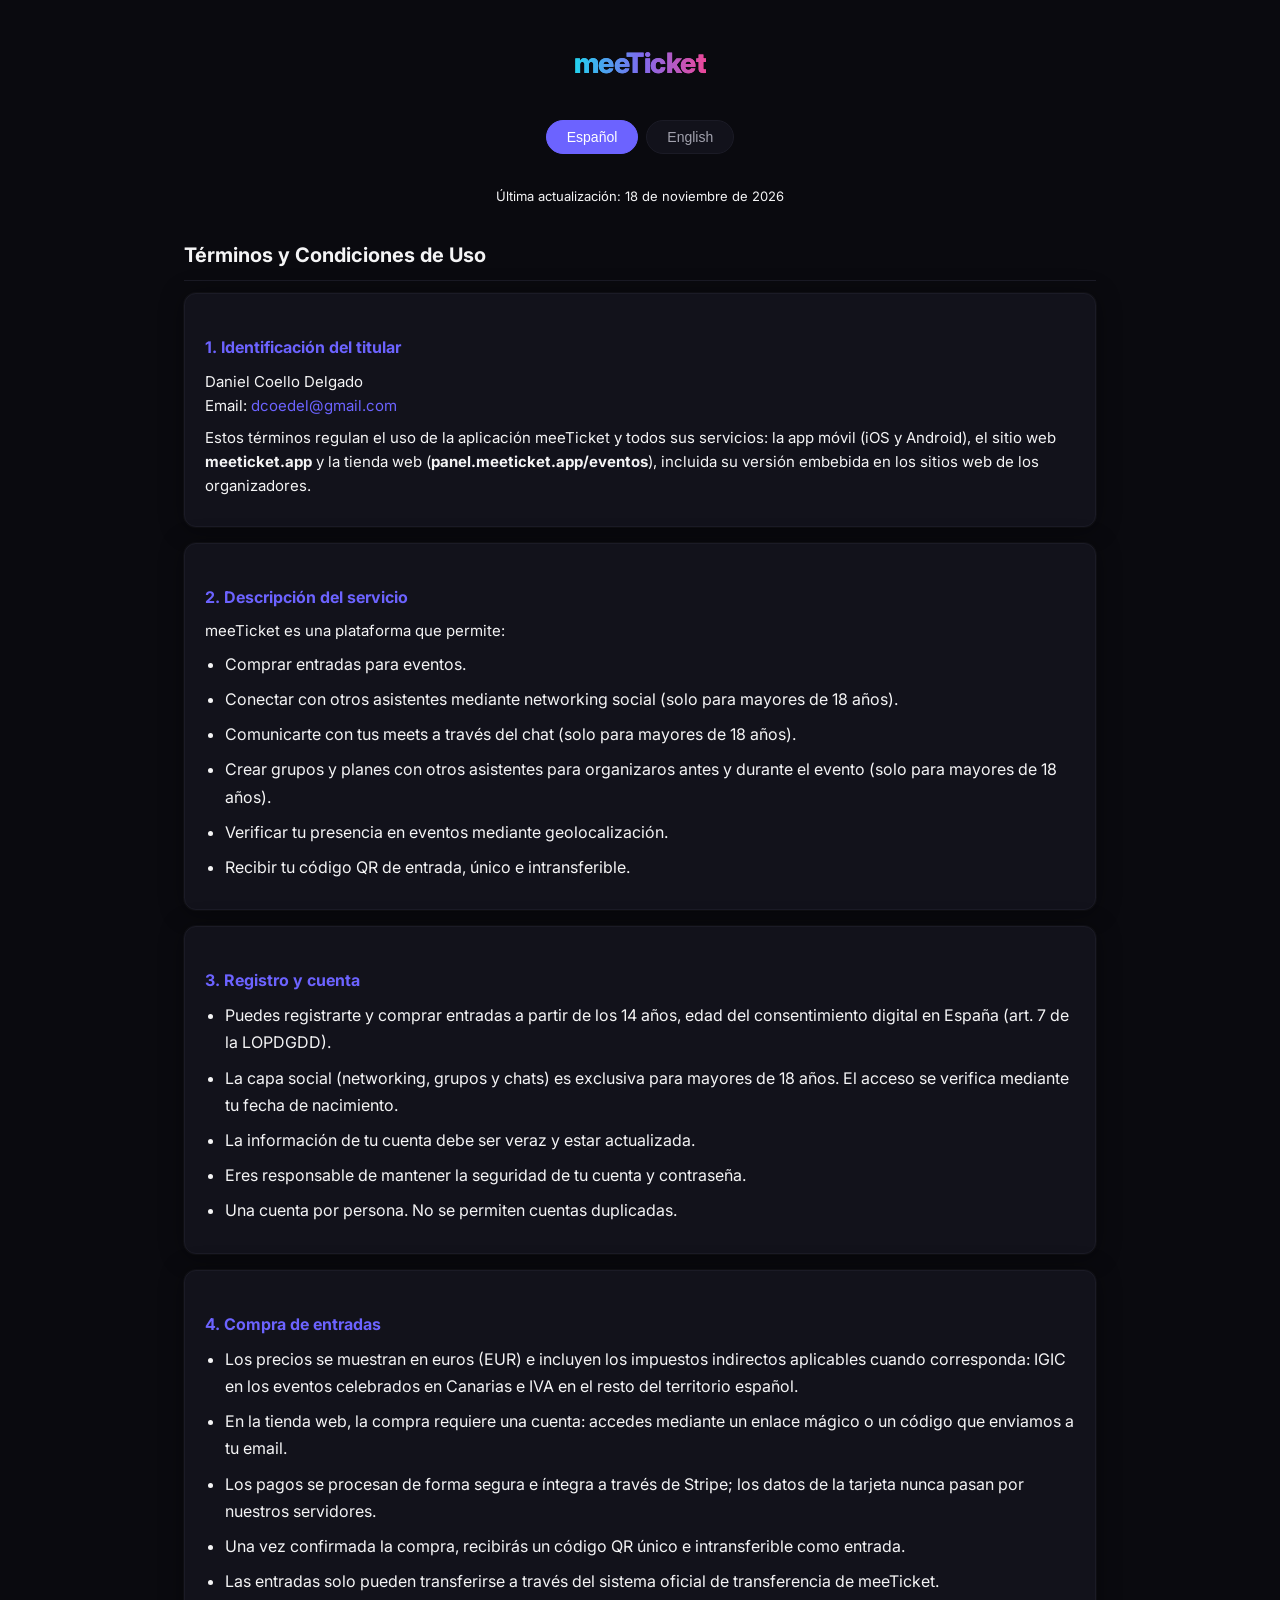
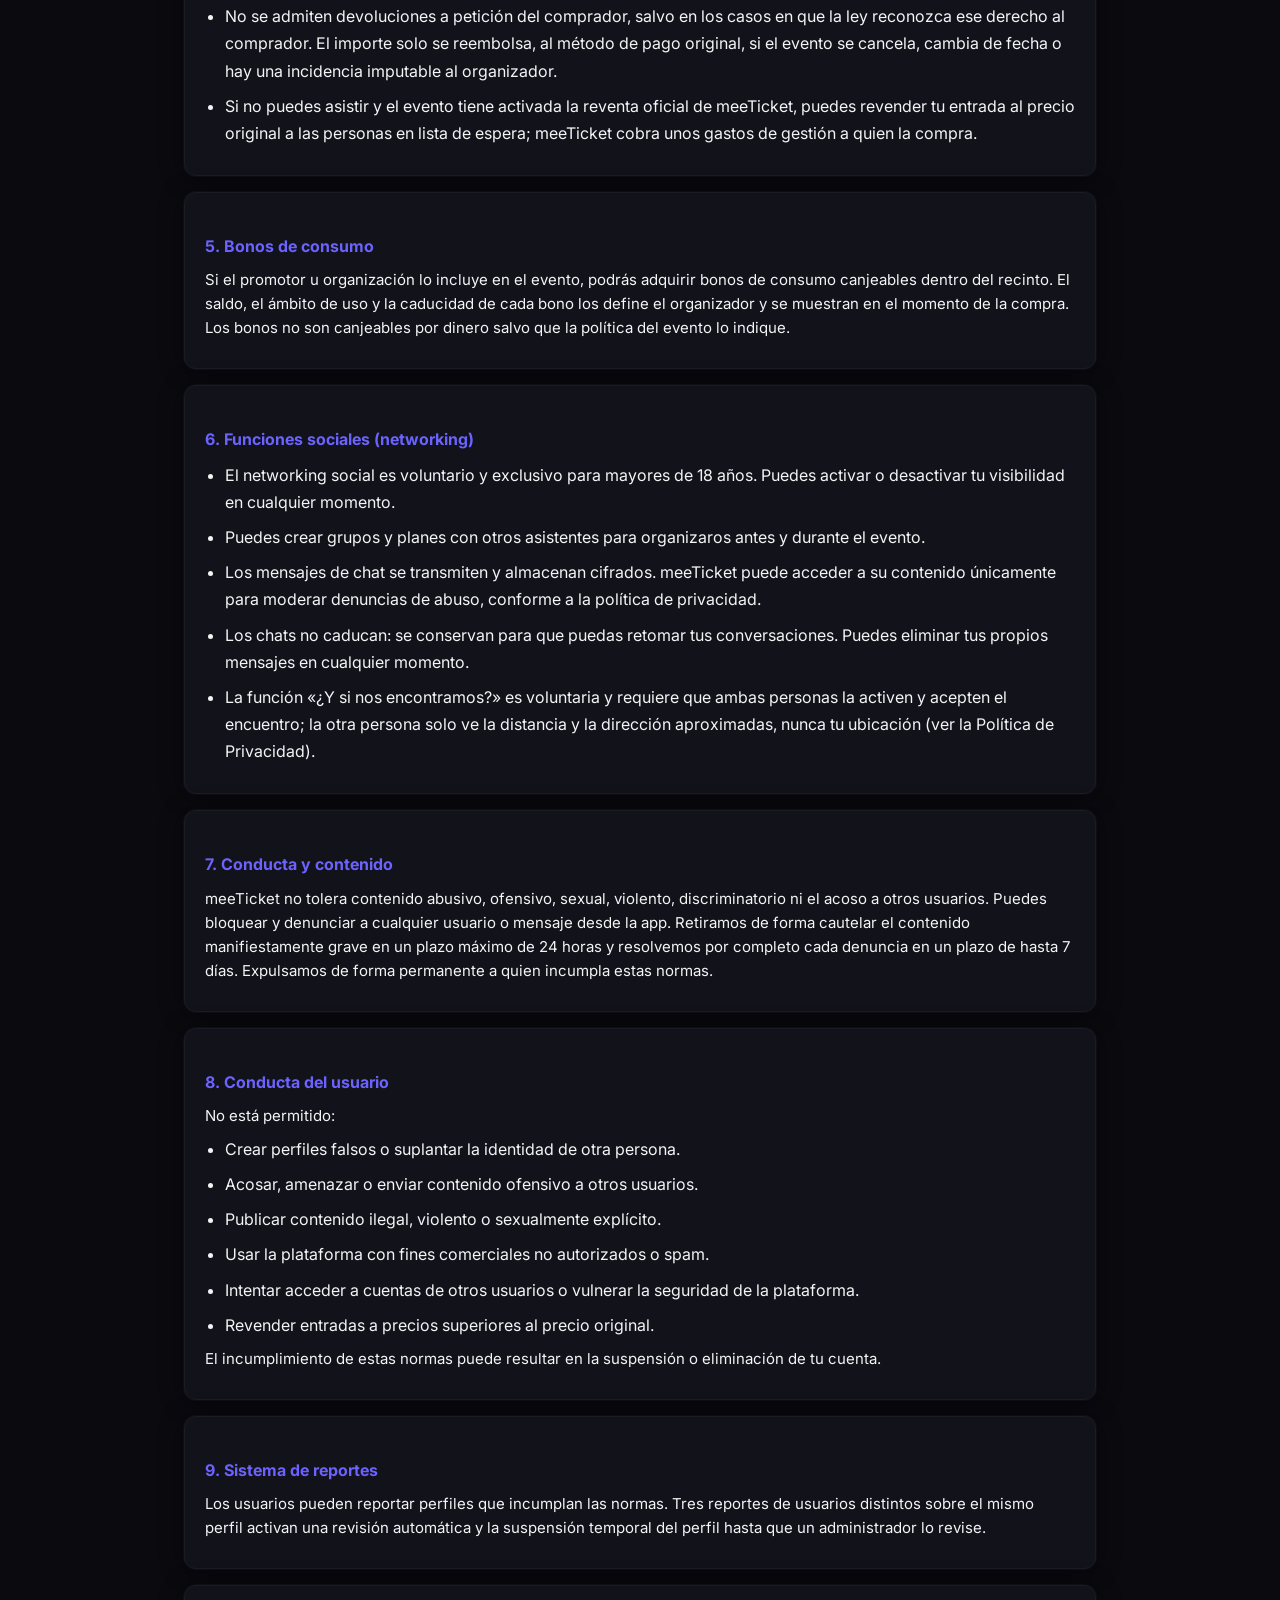
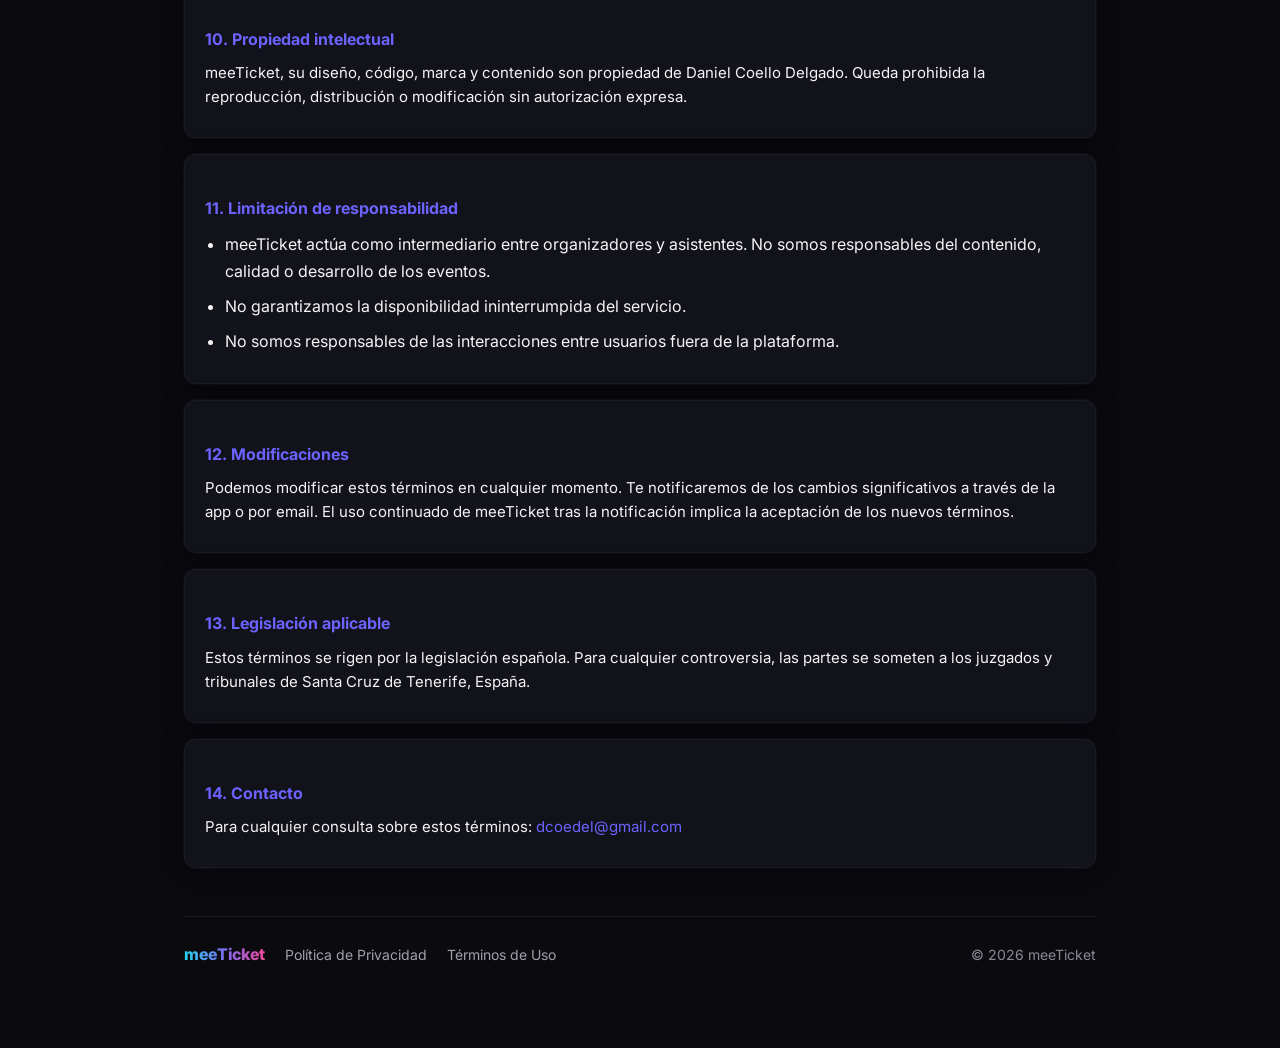
<file: terms/index.html>
<!DOCTYPE html>
<html lang="es">
<head>
  <meta charset="UTF-8">
  <meta name="viewport" content="width=device-width, initial-scale=1.0">
  <title>meeTicket — Términos de Uso / Terms of Use</title>
  <link rel="icon" type="image/png" sizes="48x48" href="/favicon.png?v=2">
  <link rel="apple-touch-icon" sizes="180x180" href="/apple-touch-icon.png?v=2">
  <link rel="preconnect" href="https://fonts.googleapis.com">
  <link rel="preconnect" href="https://fonts.gstatic.com" crossorigin>
  <link href="https://fonts.googleapis.com/css2?family=Inter:wght@400;500;600;700;800&display=swap" rel="stylesheet">
  <link rel="stylesheet" href="/styles.css">
</head>
<body>
  <div class="container doc">
    <a href="/" class="logo"><h1>meeTicket</h1></a>

    <div class="lang-switch">
      <button class="active" onclick="showLang('es')">Español</button>
      <button onclick="showLang('en')">English</button>
    </div>

    <!-- ═══ ESPAÑOL ═══ -->
    <div id="es">
      <p class="date">Última actualización: 18 de noviembre de 2026</p>

      <h2>Términos y Condiciones de Uso</h2>

      <div class="section">
        <h3>1. Identificación del titular</h3>
        <p>Daniel Coello Delgado<br>Email: <a href="mailto:dcoedel@gmail.com">dcoedel@gmail.com</a></p>
        <p>Estos términos regulan el uso de la aplicación meeTicket y todos sus servicios: la app móvil (iOS y Android), el sitio web <strong>meeticket.app</strong> y la tienda web (<strong>panel.meeticket.app/eventos</strong>), incluida su versión embebida en los sitios web de los organizadores.</p>
      </div>

      <div class="section">
        <h3>2. Descripción del servicio</h3>
        <p>meeTicket es una plataforma que permite:</p>
        <ul>
          <li>Comprar entradas para eventos.</li>
          <li>Conectar con otros asistentes mediante networking social (solo para mayores de 18 años).</li>
          <li>Comunicarte con tus meets a través del chat (solo para mayores de 18 años).</li>
          <li>Crear grupos y planes con otros asistentes para organizaros antes y durante el evento (solo para mayores de 18 años).</li>
          <li>Verificar tu presencia en eventos mediante geolocalización.</li>
          <li>Recibir tu código QR de entrada, único e intransferible.</li>
        </ul>
      </div>

      <div class="section">
        <h3>3. Registro y cuenta</h3>
        <ul>
          <li>Puedes registrarte y comprar entradas a partir de los 14 años, edad del consentimiento digital en España (art. 7 de la LOPDGDD).</li>
          <li>La capa social (networking, grupos y chats) es exclusiva para mayores de 18 años. El acceso se verifica mediante tu fecha de nacimiento.</li>
          <li>La información de tu cuenta debe ser veraz y estar actualizada.</li>
          <li>Eres responsable de mantener la seguridad de tu cuenta y contraseña.</li>
          <li>Una cuenta por persona. No se permiten cuentas duplicadas.</li>
        </ul>
      </div>

      <div class="section">
        <h3>4. Compra de entradas</h3>
        <ul>
          <li>Los precios se muestran en euros (EUR) e incluyen los impuestos indirectos aplicables cuando corresponda: IGIC en los eventos celebrados en Canarias e IVA en el resto del territorio español.</li>
          <li>En la tienda web, la compra requiere una cuenta: accedes mediante un enlace mágico o un código que enviamos a tu email.</li>
          <li>Los pagos se procesan de forma segura e íntegra a través de Stripe; los datos de la tarjeta nunca pasan por nuestros servidores.</li>
          <li>Una vez confirmada la compra, recibirás un código QR único e intransferible como entrada.</li>
          <li>Las entradas solo pueden transferirse a través del sistema oficial de transferencia de meeTicket.</li>
          <li>No se admiten devoluciones a petición del comprador, salvo en los casos en que la ley reconozca ese derecho al comprador. El importe solo se reembolsa, al método de pago original, si el evento se cancela, cambia de fecha o hay una incidencia imputable al organizador.</li>
          <li>Si no puedes asistir y el evento tiene activada la reventa oficial de meeTicket, puedes revender tu entrada al precio original a las personas en lista de espera; meeTicket cobra unos gastos de gestión a quien la compra.</li>
        </ul>
      </div>

      <div class="section">
        <h3>5. Bonos de consumo</h3>
        <p>Si el promotor u organización lo incluye en el evento, podrás adquirir bonos de consumo canjeables dentro del recinto. El saldo, el ámbito de uso y la caducidad de cada bono los define el organizador y se muestran en el momento de la compra. Los bonos no son canjeables por dinero salvo que la política del evento lo indique.</p>
      </div>

      <div class="section">
        <h3>6. Funciones sociales (networking)</h3>
        <ul>
          <li>El networking social es voluntario y exclusivo para mayores de 18 años. Puedes activar o desactivar tu visibilidad en cualquier momento.</li>
          <li>Puedes crear grupos y planes con otros asistentes para organizaros antes y durante el evento.</li>
          <li>Los mensajes de chat se transmiten y almacenan cifrados. meeTicket puede acceder a su contenido únicamente para moderar denuncias de abuso, conforme a la política de privacidad.</li>
          <li>Los chats no caducan: se conservan para que puedas retomar tus conversaciones. Puedes eliminar tus propios mensajes en cualquier momento.</li>
          <li>La función «¿Y si nos encontramos?» es voluntaria y requiere que ambas personas la activen y acepten el encuentro; la otra persona solo ve la distancia y la dirección aproximadas, nunca tu ubicación (ver la Política de Privacidad).</li>
        </ul>
      </div>

      <div class="section">
        <h3>7. Conducta y contenido</h3>
        <p>meeTicket no tolera contenido abusivo, ofensivo, sexual, violento, discriminatorio ni el acoso a otros usuarios. Puedes bloquear y denunciar a cualquier usuario o mensaje desde la app. Retiramos de forma cautelar el contenido manifiestamente grave en un plazo máximo de 24 horas y resolvemos por completo cada denuncia en un plazo de hasta 7 días. Expulsamos de forma permanente a quien incumpla estas normas.</p>
      </div>

      <div class="section">
        <h3>8. Conducta del usuario</h3>
        <p>No está permitido:</p>
        <ul>
          <li>Crear perfiles falsos o suplantar la identidad de otra persona.</li>
          <li>Acosar, amenazar o enviar contenido ofensivo a otros usuarios.</li>
          <li>Publicar contenido ilegal, violento o sexualmente explícito.</li>
          <li>Usar la plataforma con fines comerciales no autorizados o spam.</li>
          <li>Intentar acceder a cuentas de otros usuarios o vulnerar la seguridad de la plataforma.</li>
          <li>Revender entradas a precios superiores al precio original.</li>
        </ul>
        <p>El incumplimiento de estas normas puede resultar en la suspensión o eliminación de tu cuenta.</p>
      </div>

      <div class="section">
        <h3>9. Sistema de reportes</h3>
        <p>Los usuarios pueden reportar perfiles que incumplan las normas. Tres reportes de usuarios distintos sobre el mismo perfil activan una revisión automática y la suspensión temporal del perfil hasta que un administrador lo revise.</p>
      </div>

      <div class="section">
        <h3>10. Propiedad intelectual</h3>
        <p>meeTicket, su diseño, código, marca y contenido son propiedad de Daniel Coello Delgado. Queda prohibida la reproducción, distribución o modificación sin autorización expresa.</p>
      </div>

      <div class="section">
        <h3>11. Limitación de responsabilidad</h3>
        <ul>
          <li>meeTicket actúa como intermediario entre organizadores y asistentes. No somos responsables del contenido, calidad o desarrollo de los eventos.</li>
          <li>No garantizamos la disponibilidad ininterrumpida del servicio.</li>
          <li>No somos responsables de las interacciones entre usuarios fuera de la plataforma.</li>
        </ul>
      </div>

      <div class="section">
        <h3>12. Modificaciones</h3>
        <p>Podemos modificar estos términos en cualquier momento. Te notificaremos de los cambios significativos a través de la app o por email. El uso continuado de meeTicket tras la notificación implica la aceptación de los nuevos términos.</p>
      </div>

      <div class="section">
        <h3>13. Legislación aplicable</h3>
        <p>Estos términos se rigen por la legislación española. Para cualquier controversia, las partes se someten a los juzgados y tribunales de Santa Cruz de Tenerife, España.</p>
      </div>

      <div class="section">
        <h3>14. Contacto</h3>
        <p>Para cualquier consulta sobre estos términos: <a href="mailto:dcoedel@gmail.com">dcoedel@gmail.com</a></p>
      </div>
    </div>

    <!-- ═══ ENGLISH ═══ -->
    <div id="en" class="hidden">
      <p class="date">Last updated: November 18, 2026</p>

      <h2>Terms and Conditions of Use</h2>

      <div class="section">
        <h3>1. Service Owner</h3>
        <p>Daniel Coello Delgado<br>Email: <a href="mailto:dcoedel@gmail.com">dcoedel@gmail.com</a></p>
        <p>These terms govern the use of the meeTicket application and all its services: the mobile app (iOS and Android), the <strong>meeticket.app</strong> website and the web store (<strong>panel.meeticket.app/eventos</strong>), including its version embedded on organizers' websites.</p>
      </div>

      <div class="section">
        <h3>2. Service Description</h3>
        <p>meeTicket is a platform that allows you to:</p>
        <ul>
          <li>Purchase tickets for events.</li>
          <li>Connect with other attendees through social networking (18+ only).</li>
          <li>Communicate with your meets through chat (18+ only).</li>
          <li>Create groups and plans with other attendees to organize before and during the event (18+ only).</li>
          <li>Verify your presence at events through geolocation.</li>
          <li>Receive your unique, non-transferable QR code as your ticket.</li>
        </ul>
      </div>

      <div class="section">
        <h3>3. Registration and Account</h3>
        <ul>
          <li>You can register and purchase tickets from the age of 14, the age of digital consent in Spain (art. 7 of the LOPDGDD).</li>
          <li>The social layer (networking, groups, and chats) is exclusively for users aged 18 or over. Access is verified through your date of birth.</li>
          <li>Your account information must be truthful and up to date.</li>
          <li>You are responsible for maintaining the security of your account and password.</li>
          <li>One account per person. Duplicate accounts are not allowed.</li>
        </ul>
      </div>

      <div class="section">
        <h3>4. Ticket Purchases</h3>
        <ul>
          <li>Prices are displayed in euros (EUR) and include the applicable indirect taxes where relevant: IGIC for events held in the Canary Islands and VAT in the rest of Spain.</li>
          <li>In the web store, purchases require an account: you sign in via a magic link or a code we send to your email.</li>
          <li>Payments are processed securely and entirely through Stripe; card data never touches our servers.</li>
          <li>Once a purchase is confirmed, you will receive a unique, non-transferable QR code as your ticket.</li>
          <li>Tickets may only be transferred through meeTicket's official transfer system.</li>
          <li>Refunds are not available at the buyer's request, except where the law grants the buyer that right. The amount is only refunded, to the original payment method, if the event is cancelled, rescheduled or affected by an incident attributable to the organiser.</li>
          <li>If you can't attend and the event has meeTicket's official resale enabled, you can resell your ticket at its original price to people on the waitlist; meeTicket charges the buyer a handling fee.</li>
        </ul>
      </div>

      <div class="section">
        <h3>5. Consumption Vouchers</h3>
        <p>If the promoter or organization includes them in the event, you may purchase consumption vouchers redeemable within the venue. The balance, scope of use, and expiry of each voucher are defined by the organizer and shown at the time of purchase. Vouchers are not redeemable for cash unless the event's policy states otherwise.</p>
      </div>

      <div class="section">
        <h3>6. Social Features (networking)</h3>
        <ul>
          <li>Social networking is voluntary and exclusively for users aged 18 or over. You can enable or disable your visibility at any time.</li>
          <li>You can create groups and plans with other attendees to organize before and during the event.</li>
          <li>Chat messages are transmitted and stored encrypted. meeTicket may access their content solely to moderate abuse reports, in accordance with the privacy policy.</li>
          <li>Chats do not expire: they are kept so you can pick your conversations back up. You can delete your own messages at any time.</li>
          <li>The "What if we meet?" feature is voluntary and requires both people to activate and accept the meetup; the other person only sees the approximate distance and direction, never your location (see the Privacy Policy).</li>
        </ul>
      </div>

      <div class="section">
        <h3>7. Conduct and Content</h3>
        <p>meeTicket has zero tolerance for abusive, offensive, sexual, violent, or discriminatory content, or for the harassment of other users. You can block and report any user or message from within the app. We cautiously remove manifestly serious content within a maximum of 24 hours and fully resolve each report within up to 7 days. We permanently remove anyone who violates these rules.</p>
      </div>

      <div class="section">
        <h3>8. User Conduct</h3>
        <p>The following is not permitted:</p>
        <ul>
          <li>Creating fake profiles or impersonating another person.</li>
          <li>Harassing, threatening, or sending offensive content to other users.</li>
          <li>Publishing illegal, violent, or sexually explicit content.</li>
          <li>Using the platform for unauthorized commercial purposes or spam.</li>
          <li>Attempting to access other users' accounts or breach platform security.</li>
          <li>Reselling tickets at prices above the original price.</li>
        </ul>
        <p>Violation of these rules may result in suspension or deletion of your account.</p>
      </div>

      <div class="section">
        <h3>9. Reporting System</h3>
        <p>Users can report profiles that violate the rules. Three reports from different users on the same profile trigger an automatic review and temporary suspension until an administrator reviews it.</p>
      </div>

      <div class="section">
        <h3>10. Intellectual Property</h3>
        <p>meeTicket, its design, code, brand, and content are the property of Daniel Coello Delgado. Reproduction, distribution, or modification without express authorization is prohibited.</p>
      </div>

      <div class="section">
        <h3>11. Limitation of Liability</h3>
        <ul>
          <li>meeTicket acts as an intermediary between organizers and attendees. We are not responsible for the content, quality, or development of events.</li>
          <li>We do not guarantee uninterrupted service availability.</li>
          <li>We are not responsible for interactions between users outside the platform.</li>
        </ul>
      </div>

      <div class="section">
        <h3>12. Modifications</h3>
        <p>We may modify these terms at any time. We will notify you of significant changes through the app or by email. Continued use of meeTicket after notification implies acceptance of the new terms.</p>
      </div>

      <div class="section">
        <h3>13. Applicable Law</h3>
        <p>These terms are governed by Spanish law. For any dispute, the parties submit to the courts and tribunals of Santa Cruz de Tenerife, Spain.</p>
      </div>

      <div class="section">
        <h3>14. Contact</h3>
        <p>For any questions about these terms: <a href="mailto:dcoedel@gmail.com">dcoedel@gmail.com</a></p>
      </div>
    </div>

    <footer class="doc-footer">
      <span class="wordmark">meeTicket</span>
      <a href="/privacy/">Política de Privacidad</a>
      <a href="/terms/">Términos de Uso</a>
      <span class="doc-copy">© 2026 meeTicket</span>
    </footer>
  </div>

  <script>
    function showLang(lang) {
      document.getElementById('es').classList.toggle('hidden', lang !== 'es');
      document.getElementById('en').classList.toggle('hidden', lang !== 'en');
      document.querySelectorAll('.lang-switch button').forEach(b => b.classList.remove('active'));
      event.target.classList.add('active');
    }
  </script>
</body>
</html>
</file>
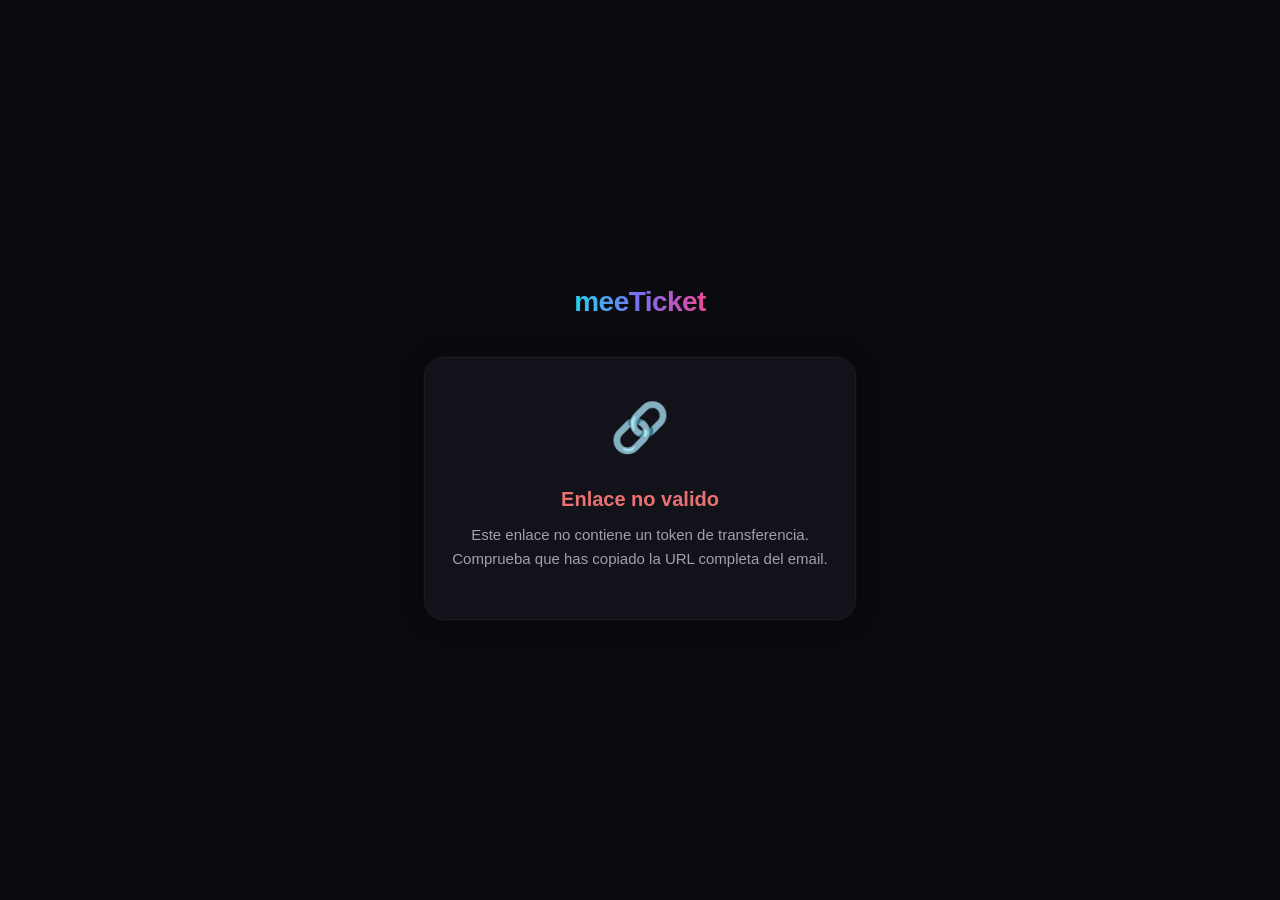
<file: transfer/index.html>
<!DOCTYPE html>
<html lang="es">
<head>
  <meta charset="UTF-8">
  <meta name="viewport" content="width=device-width, initial-scale=1.0">
  <title>meeTicket — Aceptar entrada</title>
  <link rel="icon" href="/favicon.png">
  <link rel="stylesheet" href="/styles.css">
</head>
<body class="center">
  <div class="container">
    <div class="logo">meeTicket</div>
    <div class="card">
      <!-- Loading / opening app -->
      <div id="state-loading">
        <div class="spinner"></div>
        <h2>Abriendo meeTicket...</h2>
        <p>Redirigiendo a la app para aceptar tu entrada.</p>
      </div>

      <!-- Fallback: app not installed -->
      <div id="state-fallback" class="hidden">
        <div class="icon">&#127915;</div>
        <h2>¡Tienes una entrada esperandote!</h2>
        <p>Alguien te ha enviado una entrada. Descarga meeTicket para aceptarla y descubrir quien mas va al evento.</p>
        <div id="dl-slot"></div>
        <a href="#" id="retry-link" class="btn-outline">Ya tengo la app — reintentar</a>
        <p class="subtle">Tras instalar, vuelve a pulsar el enlace del email para aceptar tu entrada.</p>
      </div>

      <!-- No token -->
      <div id="state-no-token" class="hidden">
        <div class="icon">&#128279;</div>
        <h2 class="error">Enlace no valido</h2>
        <p>Este enlace no contiene un token de transferencia. Comprueba que has copiado la URL completa del email.</p>
      </div>
    </div>
  </div>

  <script>
    (function () {
      var params = new URLSearchParams(window.location.search);
      var token = params.get('token');

      var loading = document.getElementById('state-loading');
      var fallback = document.getElementById('state-fallback');
      var noToken = document.getElementById('state-no-token');
      var retryLink = document.getElementById('retry-link');

      // EL DÍA DEL LANZAMIENTO: pon aquí la URL del App Store (misma constante que app.js). Vacía ("") →
      // "Disponible muy pronto" sin botón muerto; con valor → botón "Descargar meeTicket".
      var APP_STORE_URL = '';
      document.getElementById('dl-slot').innerHTML = APP_STORE_URL
        ? '<a class="btn" href="' + APP_STORE_URL.replace(/"/g, '&quot;') + '">Descargar meeTicket</a>'
        : '<p class="soon">meeTicket estará disponible muy pronto en el App Store</p>';

      function show(el) {
        loading.classList.add('hidden');
        fallback.classList.add('hidden');
        noToken.classList.add('hidden');
        el.classList.remove('hidden');
      }

      if (!token) {
        show(noToken);
        return;
      }

      var deepLink = 'meeticket://transfer/' + encodeURIComponent(token);
      var fallbackTimer;

      function tryOpenApp() {
        // Start timer — if the page is still visible after 2.5s, the app didn't open
        fallbackTimer = setTimeout(function () {
          show(fallback);
        }, 2500);

        // If the page goes to background (app opened), cancel the fallback
        document.addEventListener('visibilitychange', function () {
          if (document.hidden) {
            clearTimeout(fallbackTimer);
          }
        });

        // Attempt to open the deep link
        window.location.href = deepLink;
      }

      retryLink.addEventListener('click', function (e) {
        e.preventDefault();
        show(loading);
        tryOpenApp();
      });

      // Small delay so the user sees the "Abriendo..." message
      setTimeout(tryOpenApp, 500);
    })();
  </script>
</body>
</html>
</file>
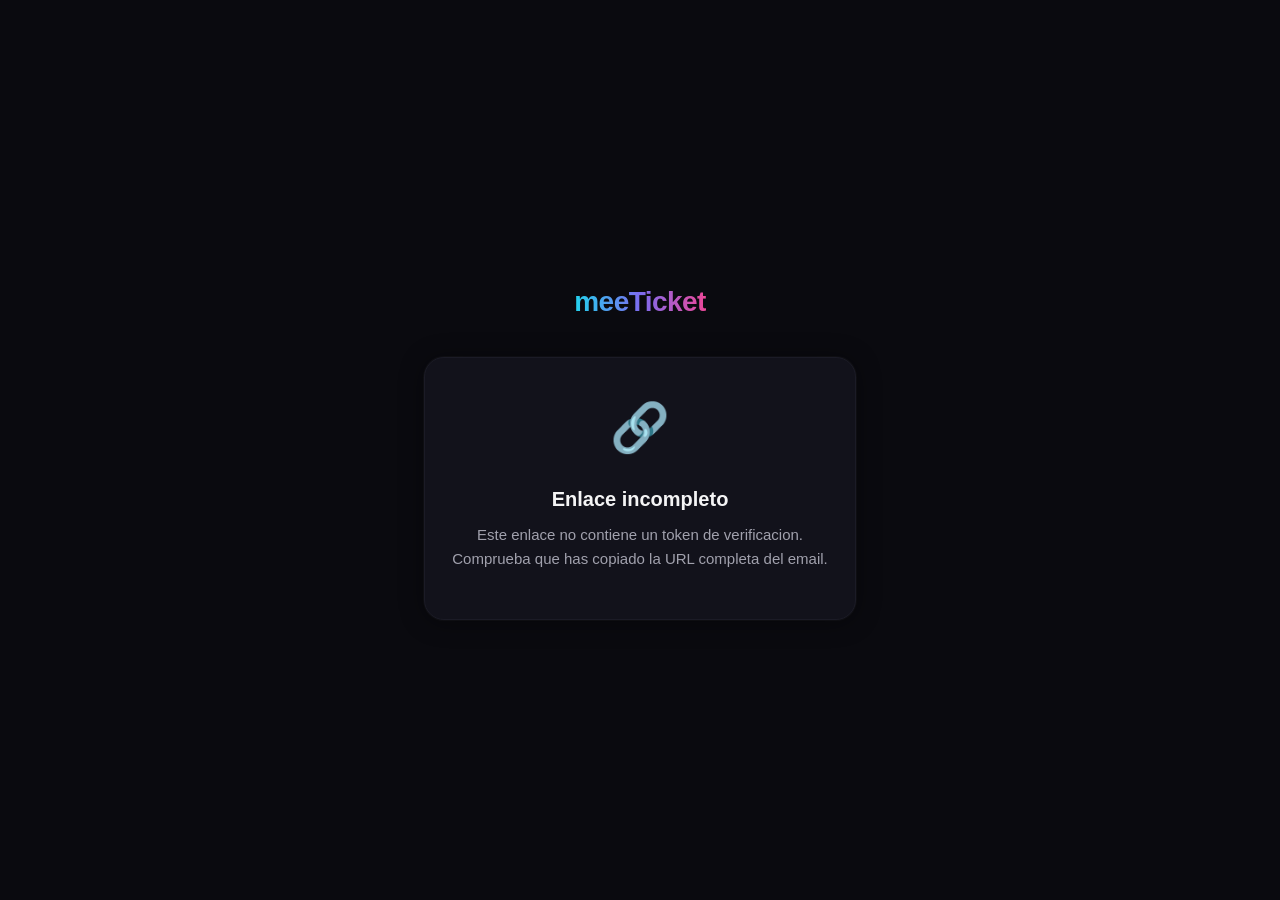
<file: verify-email/index.html>
<!DOCTYPE html>
<html lang="es">
<head>
  <meta charset="UTF-8">
  <meta name="viewport" content="width=device-width, initial-scale=1.0">
  <title>meeTicket — Verificar email</title>
  <link rel="icon" href="/favicon.png">
  <link rel="stylesheet" href="/styles.css">
</head>
<body class="center">
  <div class="container">
    <div class="logo">meeTicket</div>
    <div class="card">
      <!-- Loading -->
      <div id="state-loading">
        <div class="spinner"></div>
        <h2>Verificando tu email...</h2>
        <p>Espera un momento, estamos confirmando tu cuenta.</p>
      </div>

      <!-- Success -->
      <div id="state-success" class="hidden">
        <div class="icon">&#10003;</div>
        <h2 class="success">Email verificado</h2>
        <p>Tu cuenta ha sido activada correctamente.</p>
        <a href="meeticket://login" class="btn">Abrir meeTicket</a>
        <p style="margin-top:16px;font-size:13px;color:var(--text-3);">Si el boton no abre la app, abre meeTicket manualmente e inicia sesion.</p>
      </div>

      <!-- Error -->
      <div id="state-error" class="hidden">
        <div class="icon">&#10007;</div>
        <h2 class="error">No se pudo verificar</h2>
        <p id="error-message">El enlace de verificacion no es valido o ha expirado.</p>
        <p>Abre la app meeTicket e inicia sesion para solicitar un nuevo email de verificacion.</p>
      </div>

      <!-- No token -->
      <div id="state-no-token" class="hidden">
        <div class="icon">&#128279;</div>
        <h2>Enlace incompleto</h2>
        <p>Este enlace no contiene un token de verificacion. Comprueba que has copiado la URL completa del email.</p>
      </div>
    </div>
  </div>

  <script>
    (async function () {
      const params = new URLSearchParams(window.location.search);
      const token = params.get('token');

      const loading = document.getElementById('state-loading');
      const success = document.getElementById('state-success');
      const error = document.getElementById('state-error');
      const noToken = document.getElementById('state-no-token');
      const errorMsg = document.getElementById('error-message');

      function show(el) {
        loading.classList.add('hidden');
        success.classList.add('hidden');
        error.classList.add('hidden');
        noToken.classList.add('hidden');
        el.classList.remove('hidden');
      }

      if (!token) {
        show(noToken);
        return;
      }

      try {
        const res = await fetch('https://api.meeticket.app/auth/verify-email', {
          method: 'POST',
          headers: { 'Content-Type': 'application/json' },
          body: JSON.stringify({ token: token }),
        });
        const data = await res.json();

        if (res.ok && data.success) {
          show(success);
        } else {
          errorMsg.textContent = (data.error && data.error.message) || data.error || 'El enlace no es valido o ha expirado.';
          show(error);
        }
      } catch (e) {
        errorMsg.textContent = 'Error de conexion. Comprueba tu internet e intentalo de nuevo.';
        show(error);
      }
    })();
  </script>
</body>
</html>
</file>
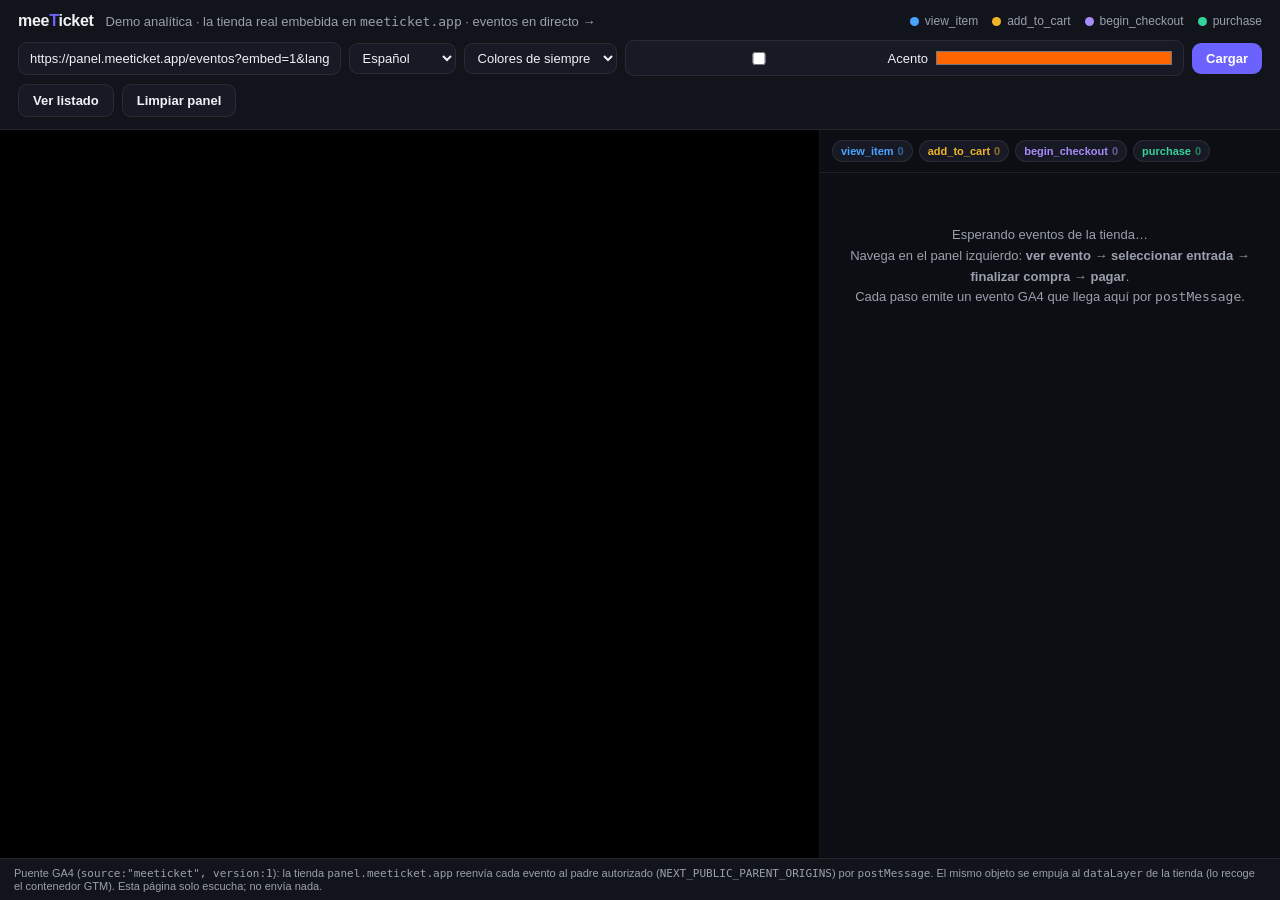
<file: test-iframe.html>
<!DOCTYPE html>
<html lang="es">
<head>
  <meta charset="UTF-8" />
  <meta name="viewport" content="width=device-width, initial-scale=1.0" />
  <meta name="robots" content="noindex" />
  <title>meeTicket · Demo analítica (tienda embebida)</title>
  <link rel="icon" href="/favicon.png" />
  <style>
    :root {
      --bg: #0c0e14; --panel: #12141c; --card: #171a24; --border: rgba(255,255,255,.08);
      --text: #f0f2f5; --muted: #9aa0ad; --brand: #6c63ff;
      --view_item: #4aa3ff; --add_to_cart: #f0b429; --begin_checkout: #a78bfa; --purchase: #34d399;
    }
    * { box-sizing: border-box; }
    html, body { margin: 0; height: 100%; }
    body {
      background: var(--bg); color: var(--text);
      font-family: -apple-system, BlinkMacSystemFont, "Segoe UI", Roboto, Helvetica, Arial, sans-serif;
      display: flex; flex-direction: column; height: 100vh; overflow: hidden;
    }
    header { padding: 12px 18px; border-bottom: 1px solid var(--border); background: var(--panel); flex: none; }
    .titlerow { display: flex; align-items: center; gap: 12px; flex-wrap: wrap; }
    .logo { font-weight: 800; letter-spacing: -.3px; }
    .logo b { color: var(--brand); }
    .sub { color: var(--muted); font-size: 13px; }
    .legend { display: flex; gap: 14px; margin-left: auto; flex-wrap: wrap; }
    .legend span { font-size: 12px; color: var(--muted); display: inline-flex; align-items: center; gap: 6px; }
    .dot { width: 9px; height: 9px; border-radius: 50%; display: inline-block; }
    .controls { display: flex; gap: 8px; margin-top: 10px; flex-wrap: wrap; align-items: center; }
    .controls input {
      flex: 1; min-width: 240px; background: var(--card); border: 1px solid var(--border); color: var(--text);
      border-radius: 9px; padding: 8px 11px; font-size: 13px;
    }
    .controls button {
      background: var(--brand); color: #fff; border: 0; border-radius: 9px; padding: 8px 14px;
      font-size: 13px; font-weight: 600; cursor: pointer;
    }
    .controls select, .controls .accent { background: var(--card); border: 1px solid var(--border); color: var(--text); border-radius: 9px; padding: 6px 9px; font-size: 13px; }
    .controls .accent { display: inline-flex; align-items: center; gap: 6px; }
    .controls .accent input[type=color] { width: 28px; height: 22px; border: 0; padding: 0; background: none; cursor: pointer; }
    .controls button.ghost { background: var(--card); border: 1px solid var(--border); color: var(--text); }
    main { flex: 1; display: flex; min-height: 0; }
    .stage { flex: 1.5; border-right: 1px solid var(--border); min-width: 0; background: #000; position: relative; }
    .stage iframe { width: 100%; height: 100%; border: 0; display: block; }
    aside { flex: 1; min-width: 320px; max-width: 460px; display: flex; flex-direction: column; min-height: 0; }
    .counts { display: flex; gap: 6px; padding: 10px 12px; border-bottom: 1px solid var(--border); flex: none; flex-wrap: wrap; }
    .chip { font-size: 11px; font-weight: 700; padding: 4px 8px; border-radius: 999px; background: var(--card); border: 1px solid var(--border); }
    .chip em { font-style: normal; opacity: .55; margin-left: 4px; }
    .feed { flex: 1; overflow-y: auto; padding: 12px; }
    .empty { color: var(--muted); font-size: 13px; text-align: center; margin-top: 40px; line-height: 1.6; }
    .evt { background: var(--card); border: 1px solid var(--border); border-left-width: 4px; border-radius: 11px; padding: 11px 13px; margin-bottom: 10px; animation: pop .25s ease; }
    @keyframes pop { from { opacity: 0; transform: translateY(6px); } to { opacity: 1; transform: none; } }
    .evt .head { display: flex; align-items: baseline; gap: 8px; }
    .evt .name { font-weight: 800; font-size: 14px; }
    .evt .time { margin-left: auto; color: var(--muted); font-size: 11px; font-variant-numeric: tabular-nums; }
    .evt .kv { margin-top: 7px; font-size: 12px; color: var(--muted); }
    .evt .kv b { color: var(--text); font-weight: 700; }
    .evt pre { margin: 7px 0 0; font-size: 11px; line-height: 1.45; color: #cdd2db; white-space: pre-wrap; word-break: break-word;
      background: #0e1016; border: 1px solid var(--border); border-radius: 8px; padding: 8px; max-height: 220px; overflow: auto; }
    footer { flex: none; padding: 8px 14px; border-top: 1px solid var(--border); color: var(--muted); font-size: 11px; background: var(--panel); }
    @media (max-width: 820px) {
      main { flex-direction: column; }
      .stage { flex: none; height: 52vh; border-right: 0; border-bottom: 1px solid var(--border); }
      aside { max-width: none; }
    }
  </style>
</head>
<body>
  <header>
    <div class="titlerow">
      <div class="logo">mee<b>T</b>icket</div>
      <div class="sub">Demo analítica · la tienda real embebida en <code>meeticket.app</code> · eventos en directo →</div>
      <div class="legend">
        <span><i class="dot" style="background:var(--view_item)"></i>view_item</span>
        <span><i class="dot" style="background:var(--add_to_cart)"></i>add_to_cart</span>
        <span><i class="dot" style="background:var(--begin_checkout)"></i>begin_checkout</span>
        <span><i class="dot" style="background:var(--purchase)"></i>purchase</span>
      </div>
    </div>
    <div class="controls">
      <input id="src" spellcheck="false" />
      <select id="lang" title="Idioma de la tienda (?lang)">
        <option value="es">Español</option><option value="en">English</option><option value="de">Deutsch</option>
        <option value="fr">Français</option><option value="it">Italiano</option><option value="nl">Nederlands</option>
        <option value="pl">Polski</option>
      </select>
      <select id="theme" title="Colores de la tienda embebida (?theme / ?bg)">
        <option value="">Colores de siempre</option><option value="light">Claro</option><option value="dark">Oscuro</option>
        <option value="transparent">Transparente</option>
      </select>
      <label class="accent" title="Color de acento (?accent)"><input id="accentOn" type="checkbox" /> Acento
        <input id="accent" type="color" value="#ff6600" /></label>
      <button id="load">Cargar</button>
      <button id="list" class="ghost">Ver listado</button>
      <button id="clear" class="ghost">Limpiar panel</button>
    </div>
  </header>

  <main>
    <!-- allow: web-share/clipboard-write → botón "Compartir" (navigator.share + copiar enlace). payment → Apple Pay
         y Google Pay pueden invocarse DENTRO del recuadro (sin este permiso el navegador los bloquea en el iframe). -->
    <div class="stage"><iframe id="store" title="Tienda meeTicket" allow="payment; web-share; clipboard-write"></iframe></div>
    <aside>
      <div class="counts" id="counts"></div>
      <div class="feed" id="feed">
        <div class="empty" id="empty">
          Esperando eventos de la tienda…<br />
          Navega en el panel izquierdo: <b>ver evento → seleccionar entrada → finalizar compra → pagar</b>.<br />
          Cada paso emite un evento GA4 que llega aquí por <code>postMessage</code>.
        </div>
      </div>
    </aside>
  </main>

  <footer>
    Puente GA4 (<code>source:"meeticket", version:1</code>): la tienda <code>panel.meeticket.app</code> reenvía cada evento al
    padre autorizado (<code>NEXT_PUBLIC_PARENT_ORIGINS</code>) por <code>postMessage</code>. El mismo objeto se empuja al
    <code>dataLayer</code> de la tienda (lo recoge el contenedor GTM). Esta página solo escucha; no envía nada.
  </footer>

  <script>
    var STORE_ORIGIN = 'https://panel.meeticket.app';
    // Por defecto se abre el LISTADO de eventos; ?ev=<eventId> pre-carga una ficha concreta.
    var DEFAULT_SRC = STORE_ORIGIN + '/eventos';
    var COLORS = { view_item: 'var(--view_item)', add_to_cart: 'var(--add_to_cart)', begin_checkout: 'var(--begin_checkout)', purchase: 'var(--purchase)' };
    var ORDER = ['view_item', 'add_to_cart', 'begin_checkout', 'purchase'];
    var counts = { view_item: 0, add_to_cart: 0, begin_checkout: 0, purchase: 0 };

    var iframe = document.getElementById('store');
    var input = document.getElementById('src');
    var feed = document.getElementById('feed');
    var empty = document.getElementById('empty');
    var countsEl = document.getElementById('counts');

    function paramFromUrl() {
      try { var u = new URL(location.href); var e = u.searchParams.get('ev'); if (e) return STORE_ORIGIN + '/e/' + e; } catch (x) {}
      return DEFAULT_SRC;
    }
    var langSel = document.getElementById('lang');
    // Idioma inicial: ?lang de esta página o 'es'.
    try { var ql = new URL(location.href).searchParams.get('lang'); if (ql) langSel.value = ql; } catch (x) {}
    // Igual que el snippet de Absurdia: la tienda SIEMPRE en modo embebido (?embed=1) y con el idioma elegido (?lang),
    // también en la 1ª carga (antes iba sin embed=1 y la vista cambiaba al cambiar de idioma dentro del iframe).
    // Colores (fase 2): Claro / Oscuro / Transparente + acento → parámetros ?theme&bg&accent de la tienda embebida.
    var themeSel = document.getElementById('theme');
    var accentOn = document.getElementById('accentOn');
    var accentIn = document.getElementById('accent');
    var stage = document.querySelector('.stage');
    function embedSrc(s) {
      try {
        var u = new URL(s, STORE_ORIGIN); u.searchParams.set('embed', '1'); u.searchParams.set('lang', langSel.value || 'es');
        ['theme', 'bg', 'accent', 'surface', 'radius'].forEach(function (k) { u.searchParams.delete(k); });
        var t = themeSel.value;
        if (t === 'light' || t === 'dark') u.searchParams.set('theme', t);
        if (t === 'transparent') { u.searchParams.set('theme', 'light'); u.searchParams.set('bg', 'transparent'); }
        if (accentOn.checked) u.searchParams.set('accent', accentIn.value.replace('#', ''));
        // Fondo del «sitio» detrás del iframe: blanco en claro/transparente (como una web normal), negro si no.
        stage.style.background = (t === 'light' || t === 'transparent') ? '#ffffff' : '#000';
        return u.toString();
      }
      catch (x) { return s; }
    }
    themeSel.addEventListener('change', function () { setSrc(input.value.trim() || DEFAULT_SRC); });
    accentOn.addEventListener('change', function () { setSrc(input.value.trim() || DEFAULT_SRC); });
    accentIn.addEventListener('change', function () { accentOn.checked = true; setSrc(input.value.trim() || DEFAULT_SRC); });
    function setSrc(s) { var e = embedSrc(s); input.value = e; iframe.src = e; }
    langSel.addEventListener('change', function () { setSrc(input.value.trim() || DEFAULT_SRC); });
    function renderCounts() {
      countsEl.innerHTML = ORDER.map(function (k) {
        return '<span class="chip" style="color:' + COLORS[k] + '">' + k + '<em>' + counts[k] + '</em></span>';
      }).join('');
    }
    function pad(n) { return n < 10 ? '0' + n : '' + n; }
    function hhmmss() { var d = new Date(); return pad(d.getHours()) + ':' + pad(d.getMinutes()) + ':' + pad(d.getSeconds()); }

    function addEvent(msg) {
      var ev = msg.event || '(sin nombre)';
      var p = msg.params || {};
      if (counts[ev] !== undefined) counts[ev]++;
      renderCounts();
      empty.style.display = 'none';

      var color = COLORS[ev] || 'var(--brand)';
      var items = Array.isArray(p.items) ? p.items : [];
      var itemLine = items.map(function (it) {
        return (it.item_name || it.item_id || '?') + (it.quantity ? ' ×' + it.quantity : '') + (it.price != null ? ' · ' + it.price + '€' : '');
      }).join(' · ');

      var kv = [];
      if (p.value != null) kv.push('<b>' + p.value + ' ' + (p.currency || '') + '</b>');
      if (p.transaction_id) kv.push('tx <b>' + p.transaction_id + '</b>');
      if (msg.attribution) kv.push('atribución ✓');

      var full = { event: ev, params: p };
      if (msg.attribution) full.attribution = msg.attribution;
      if (msg.version != null) full.version = msg.version;

      var div = document.createElement('div');
      div.className = 'evt';
      div.style.borderLeftColor = color;
      div.innerHTML =
        '<div class="head"><span class="name" style="color:' + color + '">' + ev + '</span>' +
        '<span class="time">' + hhmmss() + '</span></div>' +
        (itemLine ? '<div class="kv">' + itemLine + '</div>' : '') +
        (kv.length ? '<div class="kv">' + kv.join(' &nbsp;·&nbsp; ') + '</div>' : '') +
        '<pre>' + JSON.stringify(full, null, 2).replace(/</g, '&lt;') + '</pre>';
      feed.insertBefore(div, feed.firstChild === empty ? null : feed.firstChild);
    }

    window.addEventListener('message', function (e) {
      if (e.origin !== STORE_ORIGIN) return;              // solo la tienda real
      var d = e.data;
      if (!d || d.source !== 'meeticket') return;         // solo el puente GA4
      addEvent(d);
    });

    document.getElementById('load').onclick = function () { setSrc(input.value.trim() || DEFAULT_SRC); };
    document.getElementById('list').onclick = function () { setSrc(STORE_ORIGIN + '/eventos'); };
    document.getElementById('clear').onclick = function () {
      Array.prototype.slice.call(feed.querySelectorAll('.evt')).forEach(function (n) { n.remove(); });
      counts = { view_item: 0, add_to_cart: 0, begin_checkout: 0, purchase: 0 }; renderCounts(); empty.style.display = '';
    };
    input.addEventListener('keydown', function (e) { if (e.key === 'Enter') document.getElementById('load').click(); });

    renderCounts();
    setSrc(paramFromUrl());
  </script>
</body>
</html>
</file>
<file: styles.css>
/* Identidad visual de meeTicket para el apex — tokens EXACTOS de apps/dashboard (tailwind.config.ts +
   globals.css). Estático puro, sin frameworks. Modo oscuro único (la tienda/panel es color-scheme: dark).
   Dos modos de layout: body.center (tarjeta centrada: auth + handoffs) y .container.doc (documento: legales). */
:root {
  --bg: #0a0a0f;            /* landing background */
  --card: #12121b;          /* card / surface */
  --surface-hover: #1b1b26;
  --text: #f4f4f5;          /* foreground / text-primary */
  --text-2: #a1a1ad;        /* text-secondary */
  --text-3: #8a8a96;        /* text-tertiary */
  --border: #1b1b26;        /* border-default */
  --border-strong: #2c2c3a;
  --primary: #6c63ff;       /* accent (botones, h3) — índigo del Panel (apps/dashboard) */
  --primary-hover: #5a52e0;
  --primary-active: #4f45d4;
  --link: #6c63ff;          /* enlaces de texto — acento del Panel */
  --success: #34d399;       /* status-success */
  --danger: #e87272;        /* status-danger */
  --radius-card: 1.25rem;   /* ~bento */
  --radius-ctl: 0.75rem;    /* botones/inputs */
  --shadow-card: 0 2px 24px rgba(0,0,0,0.40), 0 0 0 1px rgba(255,255,255,0.03);
  /* wordmark meeTicket: gradiente EXACTO del Panel (apps/dashboard globals.css .wordmark) */
  --wordmark: linear-gradient(to right, #22d3ee, #7c6cf0, #ec4899);
  color-scheme: dark;
}

* { margin: 0; padding: 0; box-sizing: border-box; }
body {
  background: var(--bg); color: var(--text); line-height: 1.6;
  font-family: 'Inter', -apple-system, BlinkMacSystemFont, 'Segoe UI', Roboto, Helvetica, Arial, sans-serif;
  -webkit-font-smoothing: antialiased;
}
body.center { display: flex; justify-content: center; align-items: center; min-height: 100vh; }

/* Wordmark de marca (gradiente recortado al texto). Vale para <div class="logo">meeTicket</div> y .logo h1 */
.logo, .logo h1 {
  font-size: 28px; font-weight: 800; letter-spacing: -0.02em;
  background: var(--wordmark); -webkit-background-clip: text; background-clip: text;
  color: transparent; -webkit-text-fill-color: transparent;
}
.logo { margin-bottom: 32px; display: inline-block; }
.logo p { -webkit-text-fill-color: initial; color: var(--text-3); font-size: 14px; font-weight: 400; letter-spacing: 0; background: none; margin-top: 4px; }

/* Layouts */
.container { text-align: center; padding: 40px 24px; max-width: 480px; width: 100%; }
.container.doc { max-width: 960px; margin: 0 auto; text-align: left; padding: 40px 24px 80px; line-height: 1.7; }
/* Cabecera: wordmark centrado SIN subrayado. display:block+width:fit-content (no 'block' a secas): con
   bg-clip:text, la caja debe ser el ANCHO DEL TEXTO o el gradiente centrado solo revela el tramo central
   (morado) y se pierden turquesa/rosa — mismo motivo que el inline-block del Panel. */
.container.doc .logo { display: block; width: fit-content; margin-left: auto; margin-right: auto; text-decoration: none; }

/* Cards / secciones */
.card { background: var(--card); border: 1px solid var(--border); border-radius: var(--radius-card); box-shadow: var(--shadow-card); padding: 32px 24px; }
.section { background: var(--card); border: 1px solid var(--border); border-radius: var(--radius-ctl); box-shadow: var(--shadow-card); padding: 20px; margin-bottom: 16px; }

/* Tipografía */
.icon { font-size: 48px; margin-bottom: 16px; text-align: center; }
h1 { color: var(--text); }
h2 { color: var(--text); font-size: 20px; font-weight: 700; margin-bottom: 8px; }
h3 { color: var(--primary); font-size: 16px; margin: 20px 0 8px; }
.container.doc h2 { margin: 32px 0 12px; padding-bottom: 8px; border-bottom: 1px solid var(--border); }
p { font-size: 15px; line-height: 1.6; margin-bottom: 16px; color: var(--text-2); }
.container.doc p, .container.doc li { margin-bottom: 8px; color: var(--text); }
a { color: var(--link); text-decoration: none; }
/* Enlaces de texto de los documentos: acento del Panel, subrayado SOLO en hover (botones y wordmark excluidos). */
.container.doc p a:hover, .container.doc li a:hover, .contact-box a:hover, .doc-footer a:hover { text-decoration: underline; }
ul { padding-left: 20px; }

/* Botones */
.btn { display: inline-block; background: var(--primary); color: #fff; text-decoration: none; border: none;
  padding: 14px 28px; border-radius: var(--radius-ctl); font-weight: 700; font-size: 15px; margin-top: 12px; cursor: pointer; text-align: center; }
.btn:hover { background: var(--primary-hover); }
.btn:active { background: var(--primary-active); }
.btn:disabled { opacity: 0.5; cursor: not-allowed; }
.btn-block { display: block; width: 100%; }
.btn-link { display: inline-block; margin-top: 8px; }
/* Botón secundario (perfilado) — p. ej. "Ya tengo la app" en transfer/ */
.btn-outline { display: inline-block; background: transparent; color: var(--primary); text-decoration: none;
  border: 1px solid var(--border-strong); padding: 14px 28px; border-radius: var(--radius-ctl); font-weight: 700;
  font-size: 15px; margin-top: 12px; cursor: pointer; text-align: center; }
.btn-outline:hover { background: var(--surface-hover); }
/* Nota secundaria pequeña */
.subtle { color: var(--text-3); font-size: 13px; margin-top: 12px; }
/* Fila de enlaces (index: legales) */
.links { display: flex; gap: 20px; justify-content: center; flex-wrap: wrap; margin-top: 8px; }

/* Formulario (reset-password) */
label { display: block; font-size: 14px; color: var(--text-2); margin-bottom: 6px; margin-top: 16px; text-align: left; }
.input-wrap { position: relative; }
input[type="password"], input[type="text"] {
  width: 100%; padding: 12px 44px 12px 14px; background: var(--bg); border: 1px solid var(--border);
  border-radius: var(--radius-ctl); color: var(--text); font-size: 15px; outline: none;
}
input:focus { border-color: var(--primary); }
.toggle-pw { position: absolute; right: 12px; top: 50%; transform: translateY(-50%); background: none; border: none; color: var(--text-3); cursor: pointer; font-size: 18px; padding: 4px; }
.rules { list-style: none; padding: 0; margin: 16px 0 0; }
.rules li { font-size: 13px; color: var(--text-3); padding: 3px 0 3px 20px; position: relative; }
.rules li::before { content: ''; position: absolute; left: 0; top: 8px; width: 10px; height: 10px; border-radius: 50%; background: var(--border-strong); }
.rules li.pass { color: var(--success); }
.rules li.pass::before { background: var(--success); }
.form-error { color: var(--danger); font-size: 13px; margin-top: 8px; text-align: center; }

/* Estados */
.spinner { display: inline-block; width: 32px; height: 32px; border: 3px solid var(--border); border-top-color: var(--primary); border-radius: 50%; animation: spin 0.8s linear infinite; margin-bottom: 16px; }
@keyframes spin { to { transform: rotate(360deg); } }
.success { color: var(--success); }
.error { color: var(--danger); }
.hidden { display: none; }

/* Legales: selector de idioma + fecha */
.lang-switch { text-align: center; margin-bottom: 32px; display: flex; gap: 8px; justify-content: center; }
.lang-switch button { background: var(--card); border: 1px solid var(--border); color: var(--text-2); padding: 8px 20px; border-radius: 999px; cursor: pointer; font-size: 14px; }
.lang-switch button.active { background: var(--primary); color: #fff; border-color: var(--primary); }
.date { color: var(--text-3); font-size: 13px; text-align: center; margin-bottom: 24px; }

/* Handoffs (app.js): código + copiar + pasos + "próximamente" */
.codebox { display: flex; align-items: center; justify-content: center; gap: 10px; background: var(--bg); border: 1px solid var(--border); border-radius: var(--radius-ctl); padding: 14px 16px; margin: 8px 0 20px; }
.code { font-family: ui-monospace, SFMono-Regular, Menlo, monospace; font-size: 20px; font-weight: 700; color: var(--text); letter-spacing: 1px; word-break: break-all; }
.copy { background: var(--primary); color: #fff; border: 0; border-radius: 8px; padding: 8px 14px; font-weight: 700; font-size: 14px; cursor: pointer; }
.copy:hover { background: var(--primary-hover); }
.steps { text-align: left; margin: 4px auto 20px; max-width: 320px; color: var(--text); font-size: 15px; line-height: 1.9; padding-left: 22px; }
.steps li { margin-bottom: 2px; }
.soon { color: var(--primary); font-weight: 600; font-size: 14px; margin: 8px 0 0; }
.muted { color: var(--text-3); }

/* Wordmark utilitario (gradiente recortado al texto) para usos inline — p. ej. el pie de los documentos */
.wordmark {
  background: var(--wordmark); -webkit-background-clip: text; background-clip: text;
  color: transparent; -webkit-text-fill-color: transparent;
  font-weight: 800; letter-spacing: -0.02em;
}

/* Caja de contacto (support) — alineada con la estética de sección */
.contact-box { background: var(--card); border: 1px solid var(--border); border-radius: var(--radius-ctl); padding: 18px 20px; margin-bottom: 24px; }
.contact-box a { font-size: 16px; font-weight: 700; }

/* Pie común de las páginas de documento (privacy / terms / support): igual que la landing */
.doc-footer {
  margin-top: 48px; padding-top: 24px; border-top: 1px solid var(--border);
  display: flex; align-items: center; gap: 20px; flex-wrap: wrap; font-size: 14px;
}
.doc-footer .wordmark { font-size: 16px; }
.doc-footer a { color: var(--text-2); }
.doc-footer a:hover { color: var(--text); }
.doc-copy { color: var(--text-3); margin-left: auto; }
@media (max-width: 600px) { .doc-copy { margin-left: 0; width: 100%; } }
</file>
